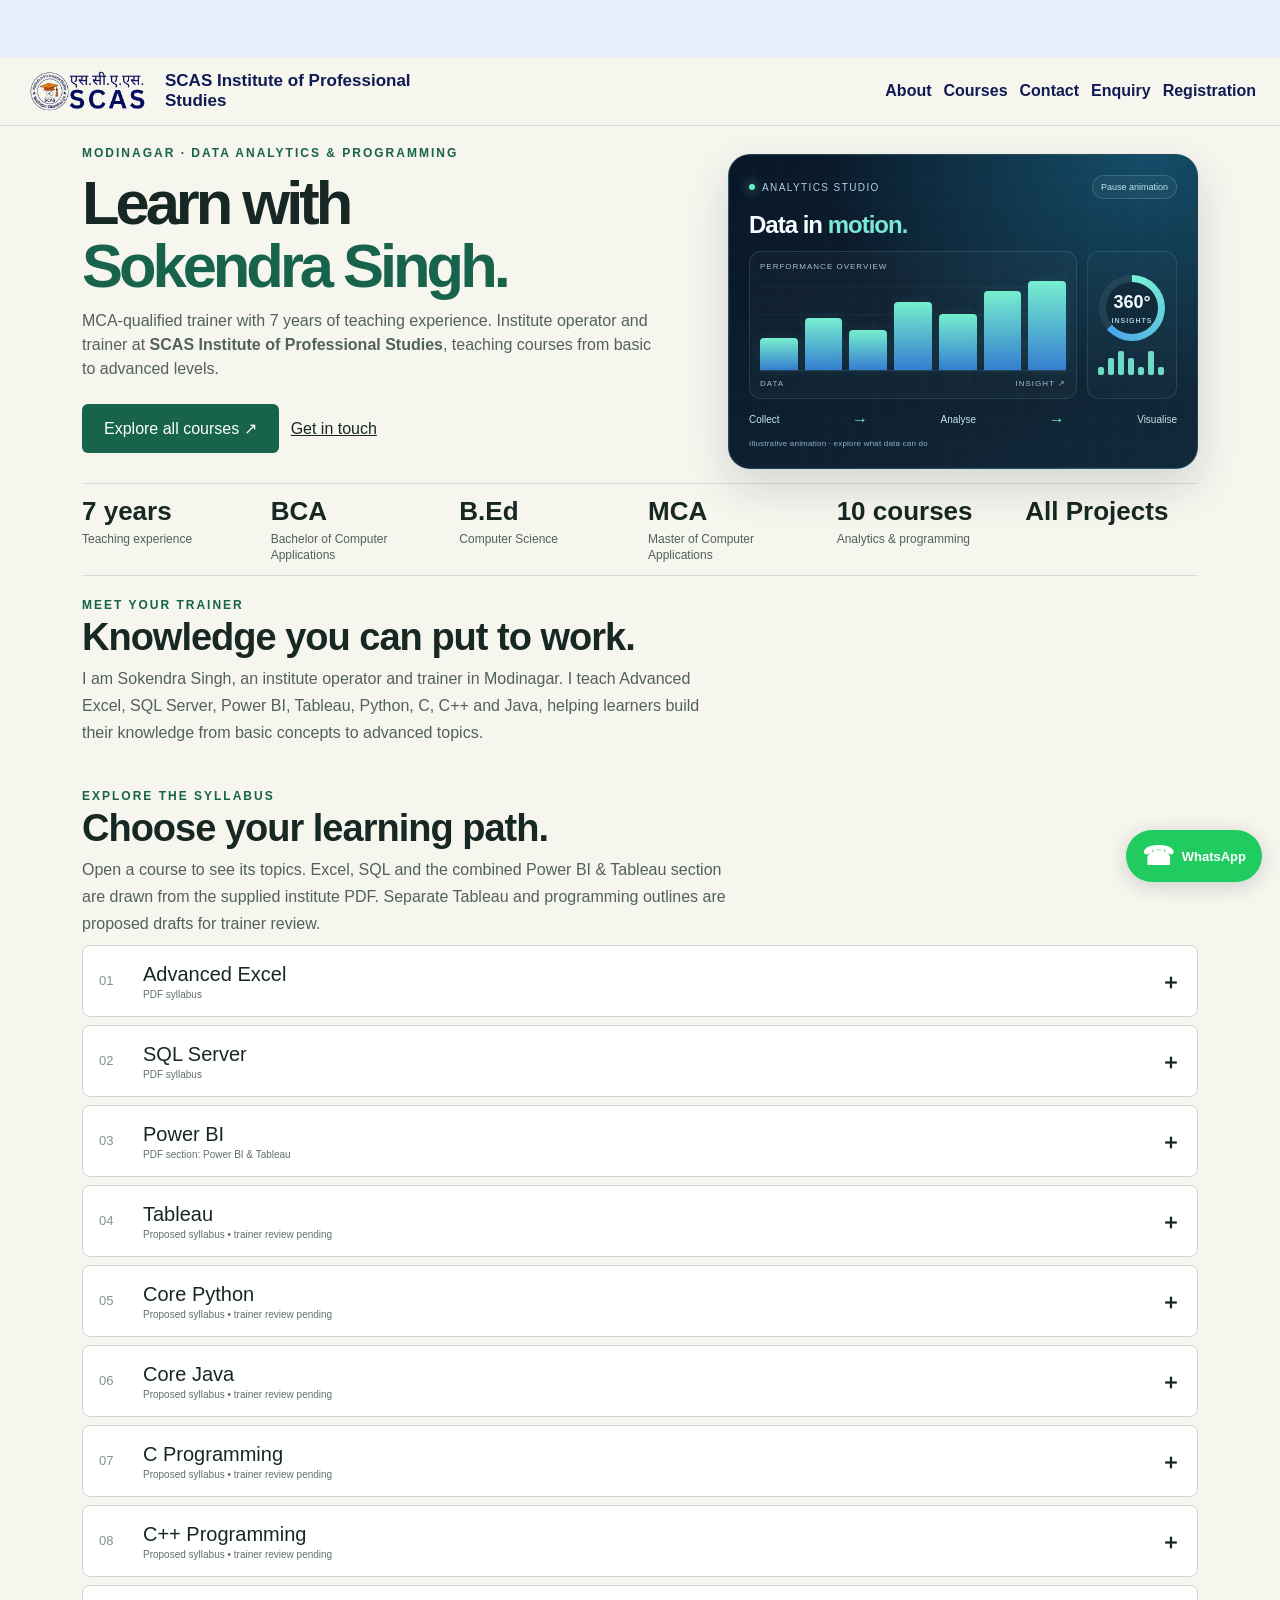
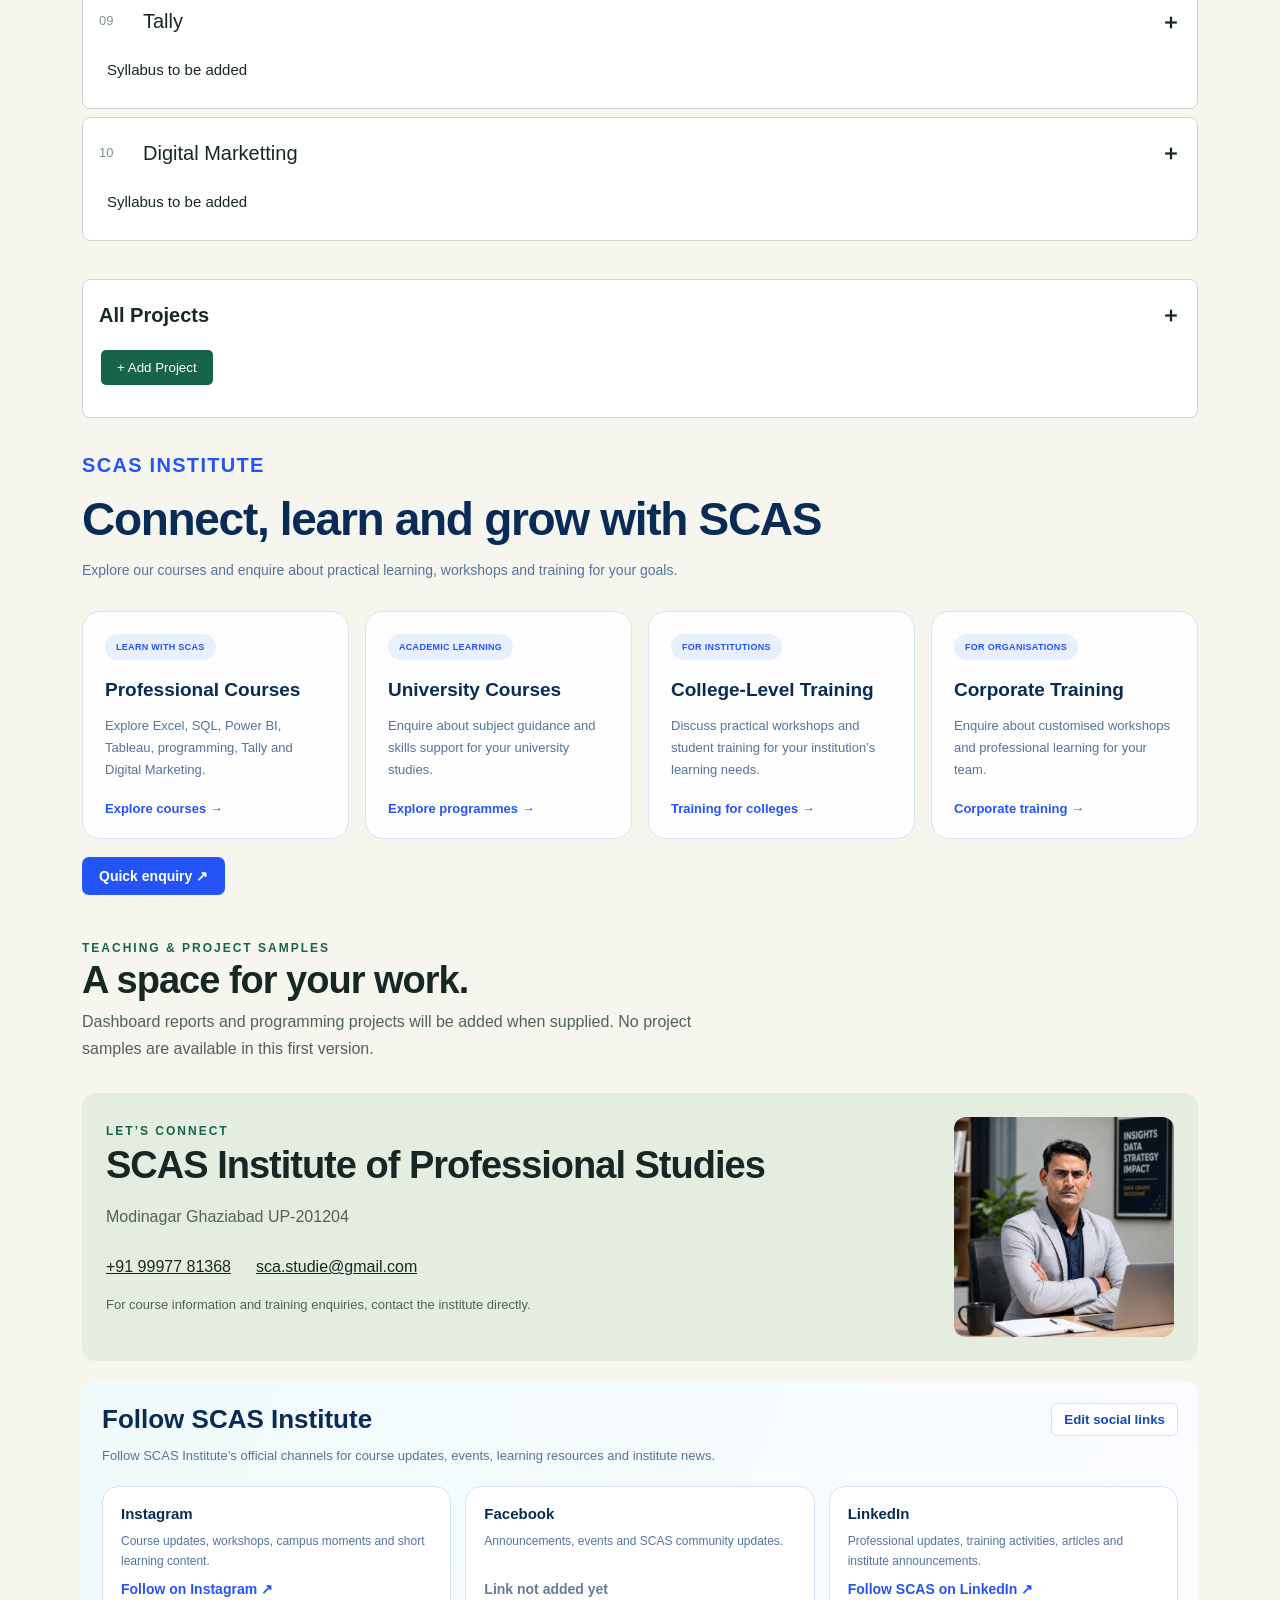
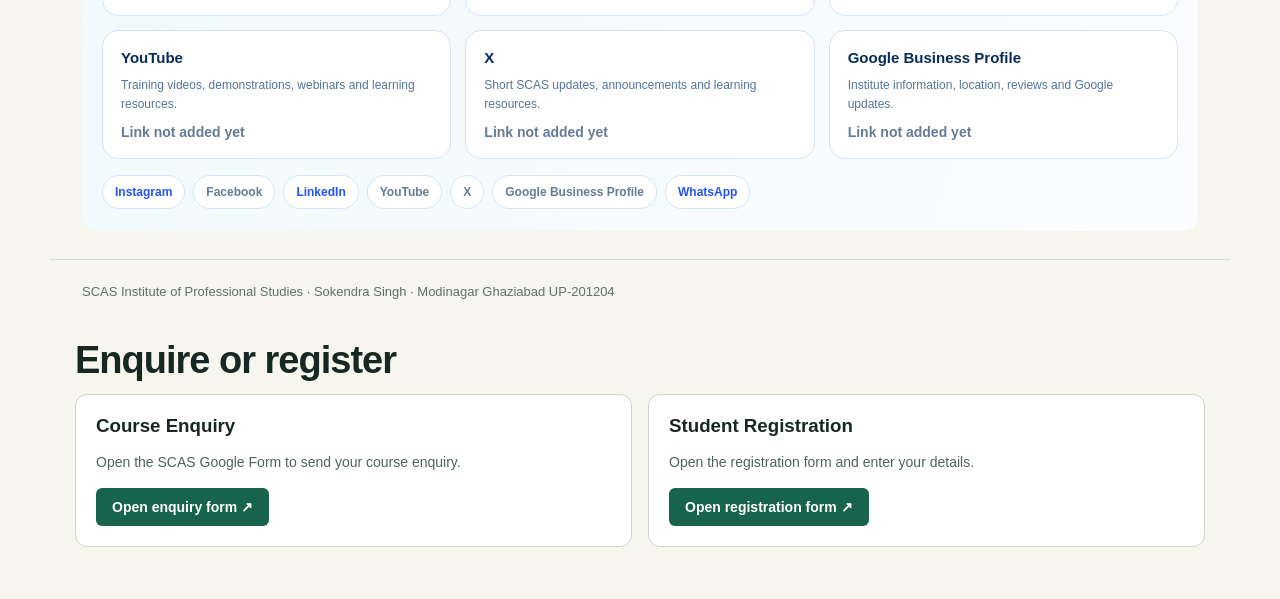
<file: index.html>
<!doctype html>
<html lang="en"><head><meta charset="utf-8"><meta name="viewport" content="width=device-width,initial-scale=1"><title>Sokendra Singh — SCAS Institute</title><meta name="description" content="Explore data analytics and programming training with Sokendra Singh, MCA, at SCAS Institute of Professional Studies in Modinagar."><link rel="stylesheet" href="style.css"><style>:root{--editor-offset:0px}</style><meta property="og:type" content="website"><meta property="og:title" content="Sokendra Singh | SCAS Institute of Professional Studies"><meta property="og:description" content="Advanced Excel, SQL Server, Power BI, Tableau and programming training. Explore courses and the trainer portfolio at SCAS Institute."><meta property="og:url" content="https://sokendrasingh.github.io/scas_institute/"><meta property="og:image" content="https://sokendrasingh.github.io/scas_institute/assets/portfolio-social-photo-v2.png"><meta property="og:image:secure_url" content="https://sokendrasingh.github.io/scas_institute/assets/portfolio-social-photo-v2.png"><meta property="og:image:type" content="image/png"><meta property="og:image:width" content="1731"><meta property="og:image:height" content="909"><meta property="og:image:alt" content="Sokendra Singh — SCAS Institute trainer portfolio with photo"><meta name="twitter:card" content="summary_large_image"><meta name="twitter:title" content="Sokendra Singh | SCAS Institute of Professional Studies"><meta name="twitter:description" content="Advanced Excel, SQL Server, Power BI, Tableau and programming training. Explore courses and the trainer portfolio at SCAS Institute."><meta name="twitter:image" content="https://sokendrasingh.github.io/scas_institute/assets/portfolio-social-photo-v2.png"></head><body class=""><div class="institute-banner" tabindex="0" aria-label="SCAS Institute of Professional Studies"><span>SCAS Institute of Professional Studies</span></div><div id="site"><nav><img class="institute-logo" src="assets/institute-logo.png" alt="SCAS Institute of Professional Studies logo" width="165" height="64"><strong>SCAS Institute of Professional Studies</strong><div><a href="#about">About</a><a href="courses.html">Courses</a><a href="#contact">Contact</a><a href="https://docs.google.com/forms/d/e/1FAIpQLSc8lZrNBLKyj6xHscq4NMp6DUZIu9iUQZ79iu9c7GhMhryGdA/viewform?usp=dialog" target="_blank" rel="noopener">Enquiry</a><a href="https://docs.google.com/forms/d/e/1FAIpQLSdCPKtjDlXHRL95Kh41NT8Lr24bz3s6_WvkZWDFRTe014wUqg/viewform?usp=dialog" target="_blank" rel="noopener">Registration</a></div></nav><main><div class="hero"><div><div class="eyebrow">MODINAGAR · DATA ANALYTICS &amp; PROGRAMMING</div><h1>Learn with<br><em>Sokendra Singh.</em></h1><p>MCA-qualified trainer with 7 years of teaching experience. Institute operator and trainer at <strong>SCAS Institute of Professional Studies</strong>, teaching courses from basic to advanced levels.</p><a class="button" href="courses.html">Explore all courses ↗</a><a href="#contact">Get in touch</a></div><div class="visual animated-dashboard" id="hero-dashboard" aria-label="Animated data analytics dashboard illustration"><div class="dash-top"><span><i class="dash-status" aria-hidden="true"></i> ANALYTICS STUDIO</span><button type="button" data-toggle-dashboard="" aria-pressed="false">Pause animation</button></div><h2>Data in <span>motion.</span></h2><div class="dash-tools"><span>EXCEL</span><span>SQL</span><span>POWER BI</span></div><div class="dash-charts" aria-hidden="true"><div class="dash-bar-chart"><div class="dash-chart-title">PERFORMANCE OVERVIEW</div><div class="dash-bars"><i style="--bar-height:36%;--delay:0.0s"></i><i style="--bar-height:58%;--delay:0.22s"></i><i style="--bar-height:45%;--delay:0.44s"></i><i style="--bar-height:76%;--delay:0.66s"></i><i style="--bar-height:62%;--delay:0.88s"></i><i style="--bar-height:88%;--delay:1.1s"></i><i style="--bar-height:100%;--delay:1.32s"></i></div><div class="dash-axis"><span>DATA</span><span>INSIGHT ↗</span></div></div><div class="dash-ring-panel"><div class="dash-ring"><div>360°<small>INSIGHTS</small></div></div><div class="dash-spark"><i></i><i></i><i></i><i></i><i></i><i></i><i></i></div></div></div><div class="dash-flow"><span>Collect</span><i>→</i><span>Analyse</span><i>→</i><span>Visualise</span></div><small class="dash-caption">Illustrative animation · explore what data can do</small></div></div><div class="facts"><div><strong>7 years</strong><small>Teaching experience</small></div><div><strong>BCA</strong><small>Bachelor of Computer Applications</small></div><div><strong>B.Ed</strong><small>Computer Science</small></div><div><strong>MCA</strong><small>Master of Computer Applications</small></div><div><strong>10 courses</strong><small>Analytics &amp; programming</small></div><div class="dashboard-fact"><strong>All Projects</strong></div></div><section id="about"><div class="eyebrow">MEET YOUR TRAINER</div><h2>Knowledge you can put to work.</h2><p>I am Sokendra Singh, an institute operator and trainer in Modinagar. I teach Advanced Excel, SQL Server, Power BI, Tableau, Python, C, C++ and Java, helping learners build their knowledge from basic concepts to advanced topics.</p></section><section id="courses"><div class="eyebrow">EXPLORE THE SYLLABUS</div><h2>Choose your learning path.</h2><p>Open a course to see its topics. Excel, SQL and the combined Power BI &amp; Tableau section are drawn from the supplied institute PDF. Separate Tableau and programming outlines are proposed drafts for trainer review.</p><details><summary><span class="number">01</span><span>Advanced Excel<small>PDF syllabus</small></span><b>＋</b></summary><pre>1. Home Ribbon, Formatting, Cells, Rows, Columns, reference Generation ($C$2)
   2. sum, sumif, sumifs, count, countif, countifs, average, averageif, averageifs, sumproduct,
       product
   3. Sumifs, countifs exercises
   4. counta, countblank, round, round up, round down, floor, ceiling, power, sqrt, trunk, small,
       large, product, sumproduct
   5. Usage of Operators (and, or, not, true, false), Conditional formatting
   6. Conditional formatting with operators
   7. Assignment of conditional formatting
   8. if, nestedif, if with operators
   9. assignment on if condition
   10. Car Exercise - final if condition
   11. Text Functions (left, mid, right, upper, lower, proper, find, search, replace etc.)
   12. More on Text Functions
   13. Exercise based on Text Functions
   14. Date and Time Functions (Date, Time, Now, Datedif, Workday, Networkdays etc.)
   15. Exercises on Date and Time
   16. Lookup and Refences Functions (Vlookup, Hlookup, Lookup, Index, Match etc.)
   17. Exercises on Lookup Functions
   18. Tools in Excel, Advanced Filter, Sorting, Consolidation, Data Validation
   19. Pivot Table and its exercises
   20. Graphs and Charts in Excel, Sheet Protection
   21. Excel Dashboard……..etc.</pre></details><details><summary><span class="number">02</span><span>SQL Server<small>PDF syllabus</small></span><b>＋</b></summary><pre>1. Database Theory, DBMS, RDBMS etc.
   2. Conceptual Design, UML Diagram
   3. Practical Exposure 1 - Creating Database, assigning user roles, creating tables, inserting
       records etc.
   4. Practice with Classroom assignments
   5. Important Database constraints (primary key, unique key, candidate key, check, default,
       not full, foreign key
   6. Practice with Classroom assignments From Day 1 - Day 5
   7. Test 1
   8. Joins in SQL - join, left join, right join, inner most join, outer join etc.
   9. Assignment till joins
   10. Test 2
   11. How Normalization works, NF - 1, NF - 2, BCNF
   12. Using Aggregate functions - sum, count, average, max, min, group by, order by
   13. IIF and switch cases in SQL
   14. Query Practice, Writing complex queries, Saving results into multiple formats
   15. Importing and Exporting data to and from SQL (in various format eg. csv, excel, sql etc.)</pre></details><details><summary><span class="number">03</span><span>Power BI<small>PDF section: Power BI &amp; Tableau</small></span><b>＋</b></summary><pre>1. Installing the companion content, Introducing Power BI, Uploading data to Power BI
   2. Introducing natural-language queries, Basic Report in PowerBI
   3. Visual Interactions, Decorating the report, Saving the report, Pinning a report, , Filtering a
      report
   4. Sharing the dashboard, Inviting a user to see a dashboard, , Inviting users outside your
      organization, Creating a group workspace in Power BI
   5. Turning on sharing with Microsoft OneDrive for Business, Viewing reports and dashboards
      on mobile devices




   6. Power BI Desktop, Publishing to Power BI, Installing the Power BI Personal Gateway,
       Configuring automatic refresh
   7. Connecting to a database, loading from multiple sources, Using Query Editor, Hiding or
       removing tables
   8. Sorting / Filtering Data: Handling seasonality and sorting months,
   9. Creating a custom dataset from a service, Creating a content pack for your organization,
       Consuming an organizational content
   10. Building a data model, Loading individual tables, Implementing measures, Creating
       calculated columns, Improving the report by using measures
   11. Integrating budget information, Reallocating the budget
   12. Improving Power BI reports, Choosing the right visualizations, choosing between standard
       visuals, Using custom visualizations
   13. Using DAX in data models, Applying various Dax functions to the data sets, using Dax in
       reports
   14. Understanding differences between data refresh and live connections, Using relational
       databases on-premises, Using relational databases in the cloud, Using live connections to
       Analysis Services
   15. Integrating Power BI with Office, Publish Excel data models in Power BI, Consume Power
       BI content from Excel
   16. Using Power BI Tiles from Office Store, Creating custom visualizations for Power BI
   17. Managing security to access data, Using row-level security, Extending and customizing
       Power BI
   18. Introducing the Power BI REST API, Pushing real-time data to Power BI dashboards, Power
       BI embedded in applicationss
   19. Assignment &amp; Projects</pre></details><details><summary><span class="number">04</span><span>Tableau<small>Proposed syllabus • trainer review pending</small></span><b>＋</b></summary><pre>1. Connecting Excel, CSV and database data
2. Data types, relationships, joins and unions
3. Dimensions, measures and calculated fields
4. Filters, groups, sets and parameters
5. Charts, maps and table calculations
6. Dashboard actions, layouts and storytelling
7. Publishing concepts and permissions
8. Practice assignments and a dashboard project</pre></details><details><summary><span class="number">05</span><span>Core Python<small>Proposed syllabus • trainer review pending</small></span><b>＋</b></summary><pre>1. Setup, syntax, variables and data types
2. Operators, input and output
3. Conditions and loops
4. Strings, lists, tuples, sets and dictionaries
5. Functions, scope and recursion
6. Modules, packages and virtual environments
7. File handling and exception handling
8. Classes, objects and inheritance
9. Practice exercises and a small project</pre></details><details><summary><span class="number">06</span><span>Core Java<small>Proposed syllabus • trainer review pending</small></span><b>＋</b></summary><pre>1. JDK setup, compilation and program structure
2. Variables, data types and operators
3. Conditions, loops, arrays and strings
4. Methods and constructors
5. Classes, objects, encapsulation and inheritance
6. Interfaces, abstraction and polymorphism
7. Exception handling
8. Collections and generics
9. File I/O and introductory multithreading
10. Practice exercises and a console project</pre></details><details><summary><span class="number">07</span><span>C Programming<small>Proposed syllabus • trainer review pending</small></span><b>＋</b></summary><pre>1. Compiler setup and program structure
2. Data types, operators and input/output
3. Conditions and loops
4. Functions and recursion
5. Arrays and strings
6. Pointers and dynamic memory
7. Structures, unions and enumerations
8. File handling
9. Practice exercises and a console project</pre></details><details><summary><span class="number">08</span><span>C++ Programming<small>Proposed syllabus • trainer review pending</small></span><b>＋</b></summary><pre>1. Compiler setup, syntax and input/output
2. Conditions, loops, functions and arrays
3. References, pointers and memory management
4. Classes, objects and constructors
5. Encapsulation, inheritance and polymorphism
6. Operator overloading
7. Templates and exception handling
8. STL containers and algorithms
9. File handling and a console project</pre></details><details class="compact-extra" open=""><summary><span class="number">09</span><span>Tally</span><b>＋</b></summary><pre>Syllabus to be added</pre></details><details open=""><summary><span class="number">10</span><span>Digital Marketting</span><b>＋</b></summary><pre>Syllabus to be added</pre></details></section><section id="all-projects" aria-label="All Projects"><details class="compact-extra" open=""><summary><span>All Projects</span><b aria-hidden="true">＋</b></summary><div class="projects-body"><button type="button" data-add-project="">+ Add Project</button><div class="projects-list"></div></div></details></section><section id="course-pathways"><div class="pathway-eyebrow">SCAS INSTITUTE</div><h1>Connect, learn and grow with SCAS</h1><p>Explore our courses and enquire about practical learning, workshops and training for your goals.</p><div class="pathway-grid"><article><span class="pathway-tag">LEARN WITH SCAS</span><h3>Professional Courses</h3><p>Explore Excel, SQL, Power BI, Tableau, programming, Tally and Digital Marketing.</p><a href="courses.html">Explore courses →</a></article><article><span class="pathway-tag">ACADEMIC LEARNING</span><h3>University Courses</h3><p>Enquire about subject guidance and skills support for your university studies.</p><a href="university-courses.html" data-training-enquiry="Academic learning support">Explore programmes →</a></article><article><span class="pathway-tag">FOR INSTITUTIONS</span><h3>College-Level Training</h3><p>Discuss practical workshops and student training for your institution’s learning needs.</p><a href="college-training.html" data-training-enquiry="College-level training">Training for colleges →</a></article><article><span class="pathway-tag">FOR ORGANISATIONS</span><h3>Corporate Training</h3><p>Enquire about customised workshops and professional learning for your team.</p><a href="corporate-training.html" data-training-enquiry="Corporate training">Corporate training →</a></article></div><a class="quick-enquiry-link" href="courses.html#applications">Quick enquiry ↗</a></section><section><div class="eyebrow">TEACHING &amp; PROJECT SAMPLES</div><h2>A space for your work.</h2><p>Dashboard reports and programming projects will be added when supplied. No project samples are available in this first version.</p></section><section id="contact" class="contact"><div class="contact-details"><div class="eyebrow">LET’S CONNECT</div><h2>SCAS Institute of Professional Studies</h2><p>Modinagar Ghaziabad UP-201204</p><a href="tel:+919997781368">+91 99977 81368</a><a href="mailto:sca.studie@gmail.com">sca.studie@gmail.com</a><p class="note">For course information and training enquiries, contact the institute directly.</p></div><img class="contact-portrait" src="assets/trainer-contact.jpeg" alt="Trainer portrait" width="1254" height="1254" style=""></section><section id="social-follow" aria-label="Follow SCAS Institute"><div class="social-title"><h2>Follow SCAS Institute</h2><button type="button" data-edit-social="">Edit social links</button></div><p class="social-intro">Follow SCAS Institute’s official channels for course updates, events, learning resources and institute news.</p><div class="social-cards"><article class="social-card"><h3>Instagram</h3><p>Course updates, workshops, campus moments and short learning content.</p><a data-social="instagram" data-label="Follow on Instagram" href="https://www.instagram.com/scas.insitute/" target="_blank" rel="noopener noreferrer">Follow on Instagram ↗</a></article><article class="social-card"><h3>Facebook</h3><p>Announcements, events and SCAS community updates.</p><a data-social="facebook" data-label="Visit Facebook" aria-disabled="true">Link not added yet</a></article><article class="social-card"><h3>LinkedIn</h3><p>Professional updates, training activities, articles and institute announcements.</p><a data-social="linkedin" data-label="Follow SCAS on LinkedIn" href="https://www.linkedin.com/in/sokendra-singh-960301a3" target="_blank" rel="noopener noreferrer">Follow SCAS on LinkedIn ↗</a></article><article class="social-card"><h3>YouTube</h3><p>Training videos, demonstrations, webinars and learning resources.</p><a data-social="youtube" data-label="Visit YouTube" aria-disabled="true">Link not added yet</a></article><article class="social-card"><h3>X</h3><p>Short SCAS updates, announcements and learning resources.</p><a data-social="x" data-label="Follow SCAS on X" aria-disabled="true">Link not added yet</a></article><article class="social-card"><h3>Google Business Profile</h3><p>Institute information, location, reviews and Google updates.</p><a data-social="google" data-label="View Google Profile" aria-disabled="true">Link not added yet</a></article></div><div class="social-pills"><a data-social-pill="instagram" href="https://www.instagram.com/scas.insitute/" target="_blank" rel="noopener noreferrer">Instagram</a><a data-social-pill="facebook" aria-disabled="true">Facebook</a><a data-social-pill="linkedin" href="https://www.linkedin.com/in/sokendra-singh-960301a3" target="_blank" rel="noopener noreferrer">LinkedIn</a><a data-social-pill="youtube" aria-disabled="true">YouTube</a><a data-social-pill="x" aria-disabled="true">X</a><a data-social-pill="google" aria-disabled="true">Google Business Profile</a><a data-whatsapp="" target="_blank" rel="noopener noreferrer" href="https://wa.me/919997781368">WhatsApp</a></div></section></main><footer>SCAS Institute of Professional Studies · Sokendra Singh · Modinagar Ghaziabad UP-201204</footer><a class="whatsapp-float" href="https://wa.me/919997781368" target="_blank" rel="noopener noreferrer" aria-label="Chat with SCAS Institute on WhatsApp"><span aria-hidden="true">☎</span><span>WhatsApp</span></a></div><section class="application-area" id="applications"><h2>Enquire or register</h2><div class="google-form-links"><article><h3>Course Enquiry</h3><p>Open the SCAS Google Form to send your course enquiry.</p><a href="https://docs.google.com/forms/d/e/1FAIpQLSc8lZrNBLKyj6xHscq4NMp6DUZIu9iUQZ79iu9c7GhMhryGdA/viewform?usp=dialog" target="_blank" rel="noopener noreferrer">Open enquiry form ↗</a></article><article><h3>Student Registration</h3><p>Open the registration form and enter your details.</p><a href="https://docs.google.com/forms/d/e/1FAIpQLSdCPKtjDlXHRL95Kh41NT8Lr24bz3s6_WvkZWDFRTe014wUqg/viewform?usp=dialog" target="_blank" rel="noopener noreferrer">Open registration form ↗</a></article></div><div class="application-grid"><a href="https://docs.google.com/forms/d/e/1FAIpQLSc8lZrNBLKyj6xHscq4NMp6DUZIu9iUQZ79iu9c7GhMhryGdA/viewform?usp=dialog" target="_blank" rel="noopener" class="button">Open Enquiry Form</a><a href="https://docs.google.com/forms/d/e/1FAIpQLSdCPKtjDlXHRL95Kh41NT8Lr24bz3s6_WvkZWDFRTe014wUqg/viewform?usp=dialog" target="_blank" rel="noopener" class="button">Open Registration Form</a></div></section><script src="public.js?v=header-links-2"></script></body></html>
</file>
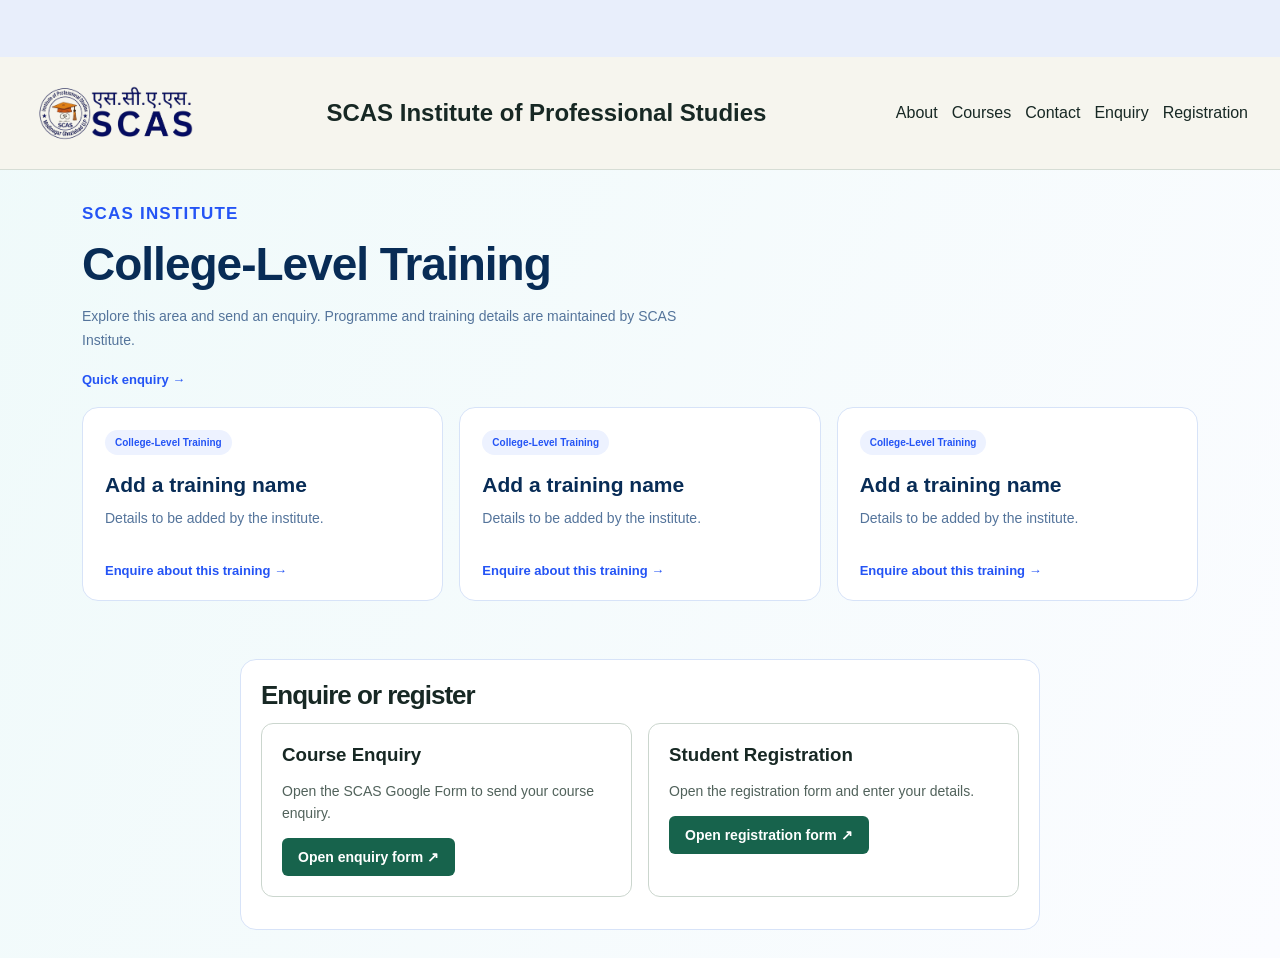
<file: college-training.html>
<!doctype html>
<html lang="en"><head><meta charset="utf-8"><meta name="viewport" content="width=device-width,initial-scale=1"><title>Sokendra Singh — SCAS Institute</title><meta name="description" content="Explore data analytics and programming training with Sokendra Singh, MCA, at SCAS Institute of Professional Studies in Modinagar."><link rel="stylesheet" href="college-training.css"><style>:root{--editor-offset:0px}</style></head><body class="category-page"><div class="institute-banner" tabindex="0" aria-label="SCAS Institute of Professional Studies"><span>SCAS Institute of Professional Studies</span></div><div id="site"><nav><img class="institute-logo" src="assets/institute-logo.png" alt="SCAS Institute of Professional Studies logo" width="165" height="64"><strong>SCAS Institute of Professional Studies</strong><div><a href="index.html#about">About</a><a href="courses.html">Courses</a><a href="index.html#contact">Contact</a><a href="https://docs.google.com/forms/d/e/1FAIpQLSc8lZrNBLKyj6xHscq4NMp6DUZIu9iUQZ79iu9c7GhMhryGdA/viewform?usp=dialog" target="_blank" rel="noopener">Enquiry</a><a href="https://docs.google.com/forms/d/e/1FAIpQLSdCPKtjDlXHRL95Kh41NT8Lr24bz3s6_WvkZWDFRTe014wUqg/viewform?usp=dialog" target="_blank" rel="noopener">Registration</a></div></nav><main><section id="category-catalog" data-category="college"><div class="category-eyebrow">SCAS INSTITUTE</div><h1>College-Level Training</h1><p>Explore this area and send an enquiry. Programme and training details are maintained by SCAS Institute.</p><div class="category-toolbar"><a href="#applications">Quick enquiry →</a><span id="catalog-status" role="status" aria-live="polite"></span></div><div class="category-grid"><article class="category-card" data-card-id="college-0"><span class="category-tag">College-Level Training</span><h3 class="card-view">Add a training name</h3><p class="card-view">Details to be added by the institute.</p><label class="card-edit">Name<input data-card-name maxlength="100" value=""></label><label class="card-edit">Description<textarea data-card-description maxlength="2000"></textarea></label><button type="button" class="card-edit" data-catalog-remove>Remove card</button><a href="#applications" data-catalog-enquiry="College-Level Training">Enquire about this training →</a></article><article class="category-card" data-card-id="college-1"><span class="category-tag">College-Level Training</span><h3 class="card-view">Add a training name</h3><p class="card-view">Details to be added by the institute.</p><label class="card-edit">Name<input data-card-name maxlength="100" value=""></label><label class="card-edit">Description<textarea data-card-description maxlength="2000"></textarea></label><button type="button" class="card-edit" data-catalog-remove>Remove card</button><a href="#applications" data-catalog-enquiry="College-Level Training">Enquire about this training →</a></article><article class="category-card" data-card-id="college-2"><span class="category-tag">College-Level Training</span><h3 class="card-view">Add a training name</h3><p class="card-view">Details to be added by the institute.</p><label class="card-edit">Name<input data-card-name maxlength="100" value=""></label><label class="card-edit">Description<textarea data-card-description maxlength="2000"></textarea></label><button type="button" class="card-edit" data-catalog-remove>Remove card</button><a href="#applications" data-catalog-enquiry="College-Level Training">Enquire about this training →</a></article></div></section></main></div><section class="application-area" id="applications"><h2>Enquire or register</h2><div class="google-form-links"><article><h3>Course Enquiry</h3><p>Open the SCAS Google Form to send your course enquiry.</p><a href="https://docs.google.com/forms/d/e/1FAIpQLSc8lZrNBLKyj6xHscq4NMp6DUZIu9iUQZ79iu9c7GhMhryGdA/viewform?usp=dialog" target="_blank" rel="noopener noreferrer">Open enquiry form ↗</a></article><article><h3>Student Registration</h3><p>Open the registration form and enter your details.</p><a href="https://docs.google.com/forms/d/e/1FAIpQLSdCPKtjDlXHRL95Kh41NT8Lr24bz3s6_WvkZWDFRTe014wUqg/viewform?usp=dialog" target="_blank" rel="noopener noreferrer">Open registration form ↗</a></article></div><div class="application-grid"></div></section><script src="public.js?v=header-links-2"></script></body></html>
</file>
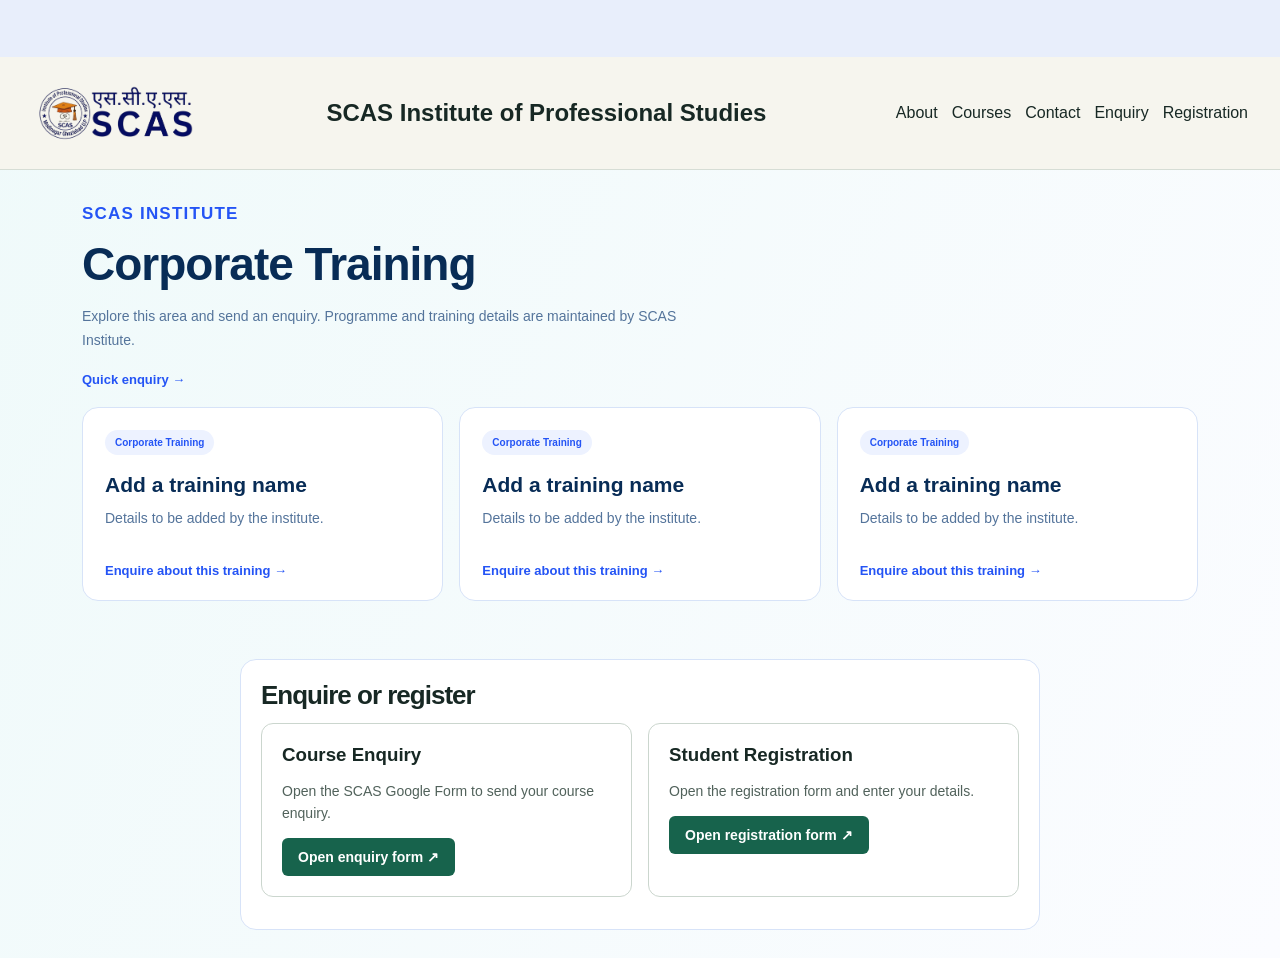
<file: corporate-training.html>
<!doctype html>
<html lang="en"><head><meta charset="utf-8"><meta name="viewport" content="width=device-width,initial-scale=1"><title>Sokendra Singh — SCAS Institute</title><meta name="description" content="Explore data analytics and programming training with Sokendra Singh, MCA, at SCAS Institute of Professional Studies in Modinagar."><link rel="stylesheet" href="corporate-training.css"><style>:root{--editor-offset:0px}</style></head><body class="category-page"><div class="institute-banner" tabindex="0" aria-label="SCAS Institute of Professional Studies"><span>SCAS Institute of Professional Studies</span></div><div id="site"><nav><img class="institute-logo" src="assets/institute-logo.png" alt="SCAS Institute of Professional Studies logo" width="165" height="64"><strong>SCAS Institute of Professional Studies</strong><div><a href="index.html#about">About</a><a href="courses.html">Courses</a><a href="index.html#contact">Contact</a><a href="https://docs.google.com/forms/d/e/1FAIpQLSc8lZrNBLKyj6xHscq4NMp6DUZIu9iUQZ79iu9c7GhMhryGdA/viewform?usp=dialog" target="_blank" rel="noopener">Enquiry</a><a href="https://docs.google.com/forms/d/e/1FAIpQLSdCPKtjDlXHRL95Kh41NT8Lr24bz3s6_WvkZWDFRTe014wUqg/viewform?usp=dialog" target="_blank" rel="noopener">Registration</a></div></nav><main><section id="category-catalog" data-category="corporate"><div class="category-eyebrow">SCAS INSTITUTE</div><h1>Corporate Training</h1><p>Explore this area and send an enquiry. Programme and training details are maintained by SCAS Institute.</p><div class="category-toolbar"><a href="#applications">Quick enquiry →</a><span id="catalog-status" role="status" aria-live="polite"></span></div><div class="category-grid"><article class="category-card" data-card-id="corporate-0"><span class="category-tag">Corporate Training</span><h3 class="card-view">Add a training name</h3><p class="card-view">Details to be added by the institute.</p><label class="card-edit">Name<input data-card-name maxlength="100" value=""></label><label class="card-edit">Description<textarea data-card-description maxlength="2000"></textarea></label><button type="button" class="card-edit" data-catalog-remove>Remove card</button><a href="#applications" data-catalog-enquiry="Corporate Training">Enquire about this training →</a></article><article class="category-card" data-card-id="corporate-1"><span class="category-tag">Corporate Training</span><h3 class="card-view">Add a training name</h3><p class="card-view">Details to be added by the institute.</p><label class="card-edit">Name<input data-card-name maxlength="100" value=""></label><label class="card-edit">Description<textarea data-card-description maxlength="2000"></textarea></label><button type="button" class="card-edit" data-catalog-remove>Remove card</button><a href="#applications" data-catalog-enquiry="Corporate Training">Enquire about this training →</a></article><article class="category-card" data-card-id="corporate-2"><span class="category-tag">Corporate Training</span><h3 class="card-view">Add a training name</h3><p class="card-view">Details to be added by the institute.</p><label class="card-edit">Name<input data-card-name maxlength="100" value=""></label><label class="card-edit">Description<textarea data-card-description maxlength="2000"></textarea></label><button type="button" class="card-edit" data-catalog-remove>Remove card</button><a href="#applications" data-catalog-enquiry="Corporate Training">Enquire about this training →</a></article></div></section></main></div><section class="application-area" id="applications"><h2>Enquire or register</h2><div class="google-form-links"><article><h3>Course Enquiry</h3><p>Open the SCAS Google Form to send your course enquiry.</p><a href="https://docs.google.com/forms/d/e/1FAIpQLSc8lZrNBLKyj6xHscq4NMp6DUZIu9iUQZ79iu9c7GhMhryGdA/viewform?usp=dialog" target="_blank" rel="noopener noreferrer">Open enquiry form ↗</a></article><article><h3>Student Registration</h3><p>Open the registration form and enter your details.</p><a href="https://docs.google.com/forms/d/e/1FAIpQLSdCPKtjDlXHRL95Kh41NT8Lr24bz3s6_WvkZWDFRTe014wUqg/viewform?usp=dialog" target="_blank" rel="noopener noreferrer">Open registration form ↗</a></article></div><div class="application-grid"></div></section><script src="public.js?v=header-links-2"></script></body></html>
</file>
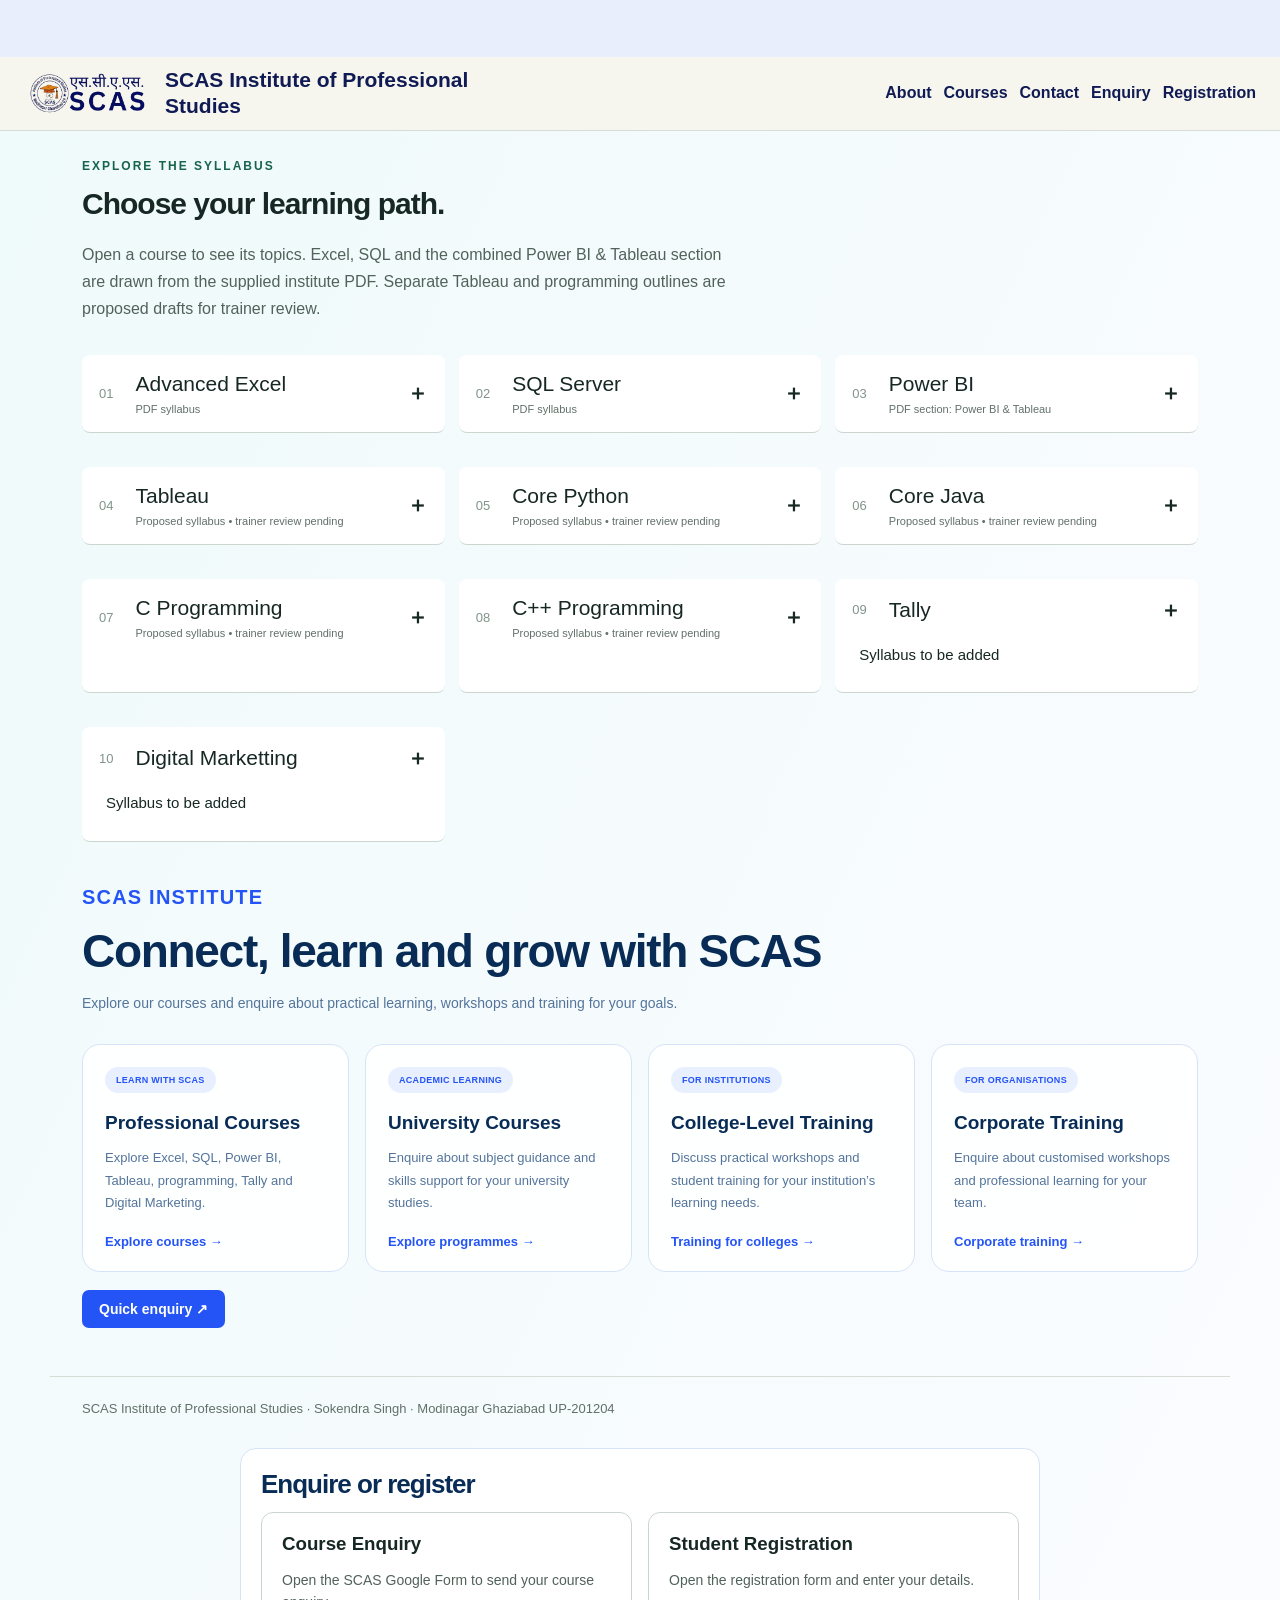
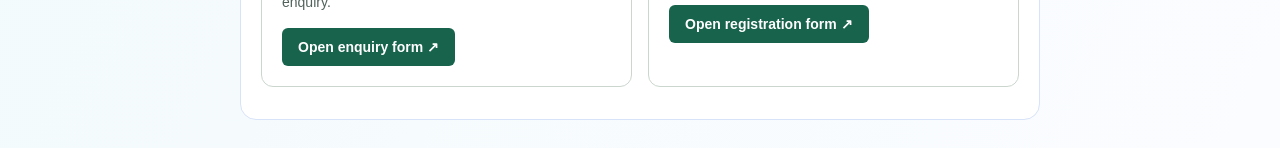
<file: courses.html>
<!doctype html>
<html lang="en"><head><meta charset="utf-8"><meta name="viewport" content="width=device-width,initial-scale=1"><title>Sokendra Singh — SCAS Institute</title><meta name="description" content="Explore data analytics and programming training with Sokendra Singh, MCA, at SCAS Institute of Professional Studies in Modinagar."><link rel="stylesheet" href="courses.css"><style>:root{--editor-offset:0px}</style></head><body class="course-page"><div class="institute-banner" tabindex="0" aria-label="SCAS Institute of Professional Studies"><span>SCAS Institute of Professional Studies</span></div><div id="site"><nav><img class="institute-logo" src="assets/institute-logo.png" alt="SCAS Institute of Professional Studies logo" width="165" height="64"><strong>SCAS Institute of Professional Studies</strong><div><a href="index.html#about">About</a><a href="courses.html">Courses</a><a href="index.html#contact">Contact</a><a href="https://docs.google.com/forms/d/e/1FAIpQLSc8lZrNBLKyj6xHscq4NMp6DUZIu9iUQZ79iu9c7GhMhryGdA/viewform?usp=dialog" target="_blank" rel="noopener">Enquiry</a><a href="https://docs.google.com/forms/d/e/1FAIpQLSdCPKtjDlXHRL95Kh41NT8Lr24bz3s6_WvkZWDFRTe014wUqg/viewform?usp=dialog" target="_blank" rel="noopener">Registration</a></div></nav><main><div class="hero"><div><div class="eyebrow">MODINAGAR · DATA ANALYTICS &amp; PROGRAMMING</div><h1>Learn with<br><em>Sokendra Singh.</em></h1><p>MCA-qualified trainer with 7 years of teaching experience. Institute operator and trainer at <strong>SCAS Institute of Professional Studies</strong>, teaching courses from basic to advanced levels.</p><a class="button" href="courses.html">Explore all courses ↗</a><a href="#contact">Get in touch</a></div><div class="visual animated-dashboard" id="hero-dashboard" aria-label="Animated data analytics dashboard illustration"><div class="dash-top"><span><i class="dash-status" aria-hidden="true"></i> ANALYTICS STUDIO</span><button type="button" data-toggle-dashboard="" aria-pressed="false">Pause animation</button></div><h2>Data in <span>motion.</span></h2><div class="dash-tools"><span>EXCEL</span><span>SQL</span><span>POWER BI</span></div><div class="dash-charts" aria-hidden="true"><div class="dash-bar-chart"><div class="dash-chart-title">PERFORMANCE OVERVIEW</div><div class="dash-bars"><i style="--bar-height:36%;--delay:0.0s"></i><i style="--bar-height:58%;--delay:0.22s"></i><i style="--bar-height:45%;--delay:0.44s"></i><i style="--bar-height:76%;--delay:0.66s"></i><i style="--bar-height:62%;--delay:0.88s"></i><i style="--bar-height:88%;--delay:1.1s"></i><i style="--bar-height:100%;--delay:1.32s"></i></div><div class="dash-axis"><span>DATA</span><span>INSIGHT ↗</span></div></div><div class="dash-ring-panel"><div class="dash-ring"><div>360°<small>INSIGHTS</small></div></div><div class="dash-spark"><i></i><i></i><i></i><i></i><i></i><i></i><i></i></div></div></div><div class="dash-flow"><span>Collect</span><i>→</i><span>Analyse</span><i>→</i><span>Visualise</span></div><small class="dash-caption">Illustrative animation · explore what data can do</small></div></div><div class="facts"><div><strong>7 years</strong><small>Teaching experience</small></div><div><strong>BCA</strong><small>Bachelor of Computer Applications</small></div><div><strong>B.Ed</strong><small>Computer Science</small></div><div><strong>MCA</strong><small>Master of Computer Applications</small></div><div><strong>10 courses</strong><small>Analytics &amp; programming</small></div><div class="dashboard-fact"><strong>All Projects</strong></div></div><section id="about"><div class="eyebrow">MEET YOUR TRAINER</div><h2>Knowledge you can put to work.</h2><p>I am Sokendra Singh, an institute operator and trainer in Modinagar. I teach Advanced Excel, SQL Server, Power BI, Tableau, Python, C, C++ and Java, helping learners build their knowledge from basic concepts to advanced topics.</p></section><section id="courses"><div class="eyebrow">EXPLORE THE SYLLABUS</div><h2>Choose your learning path.</h2><p>Open a course to see its topics. Excel, SQL and the combined Power BI &amp; Tableau section are drawn from the supplied institute PDF. Separate Tableau and programming outlines are proposed drafts for trainer review.</p><details><summary><span class="number">01</span><span>Advanced Excel<small>PDF syllabus</small></span><b>＋</b></summary><pre>1. Home Ribbon, Formatting, Cells, Rows, Columns, reference Generation ($C$2)
   2. sum, sumif, sumifs, count, countif, countifs, average, averageif, averageifs, sumproduct,
       product
   3. Sumifs, countifs exercises
   4. counta, countblank, round, round up, round down, floor, ceiling, power, sqrt, trunk, small,
       large, product, sumproduct
   5. Usage of Operators (and, or, not, true, false), Conditional formatting
   6. Conditional formatting with operators
   7. Assignment of conditional formatting
   8. if, nestedif, if with operators
   9. assignment on if condition
   10. Car Exercise - final if condition
   11. Text Functions (left, mid, right, upper, lower, proper, find, search, replace etc.)
   12. More on Text Functions
   13. Exercise based on Text Functions
   14. Date and Time Functions (Date, Time, Now, Datedif, Workday, Networkdays etc.)
   15. Exercises on Date and Time
   16. Lookup and Refences Functions (Vlookup, Hlookup, Lookup, Index, Match etc.)
   17. Exercises on Lookup Functions
   18. Tools in Excel, Advanced Filter, Sorting, Consolidation, Data Validation
   19. Pivot Table and its exercises
   20. Graphs and Charts in Excel, Sheet Protection
   21. Excel Dashboard……..etc.</pre></details><details><summary><span class="number">02</span><span>SQL Server<small>PDF syllabus</small></span><b>＋</b></summary><pre>1. Database Theory, DBMS, RDBMS etc.
   2. Conceptual Design, UML Diagram
   3. Practical Exposure 1 - Creating Database, assigning user roles, creating tables, inserting
       records etc.
   4. Practice with Classroom assignments
   5. Important Database constraints (primary key, unique key, candidate key, check, default,
       not full, foreign key
   6. Practice with Classroom assignments From Day 1 - Day 5
   7. Test 1
   8. Joins in SQL - join, left join, right join, inner most join, outer join etc.
   9. Assignment till joins
   10. Test 2
   11. How Normalization works, NF - 1, NF - 2, BCNF
   12. Using Aggregate functions - sum, count, average, max, min, group by, order by
   13. IIF and switch cases in SQL
   14. Query Practice, Writing complex queries, Saving results into multiple formats
   15. Importing and Exporting data to and from SQL (in various format eg. csv, excel, sql etc.)</pre></details><details><summary><span class="number">03</span><span>Power BI<small>PDF section: Power BI &amp; Tableau</small></span><b>＋</b></summary><pre>1. Installing the companion content, Introducing Power BI, Uploading data to Power BI
   2. Introducing natural-language queries, Basic Report in PowerBI
   3. Visual Interactions, Decorating the report, Saving the report, Pinning a report, , Filtering a
      report
   4. Sharing the dashboard, Inviting a user to see a dashboard, , Inviting users outside your
      organization, Creating a group workspace in Power BI
   5. Turning on sharing with Microsoft OneDrive for Business, Viewing reports and dashboards
      on mobile devices




   6. Power BI Desktop, Publishing to Power BI, Installing the Power BI Personal Gateway,
       Configuring automatic refresh
   7. Connecting to a database, loading from multiple sources, Using Query Editor, Hiding or
       removing tables
   8. Sorting / Filtering Data: Handling seasonality and sorting months,
   9. Creating a custom dataset from a service, Creating a content pack for your organization,
       Consuming an organizational content
   10. Building a data model, Loading individual tables, Implementing measures, Creating
       calculated columns, Improving the report by using measures
   11. Integrating budget information, Reallocating the budget
   12. Improving Power BI reports, Choosing the right visualizations, choosing between standard
       visuals, Using custom visualizations
   13. Using DAX in data models, Applying various Dax functions to the data sets, using Dax in
       reports
   14. Understanding differences between data refresh and live connections, Using relational
       databases on-premises, Using relational databases in the cloud, Using live connections to
       Analysis Services
   15. Integrating Power BI with Office, Publish Excel data models in Power BI, Consume Power
       BI content from Excel
   16. Using Power BI Tiles from Office Store, Creating custom visualizations for Power BI
   17. Managing security to access data, Using row-level security, Extending and customizing
       Power BI
   18. Introducing the Power BI REST API, Pushing real-time data to Power BI dashboards, Power
       BI embedded in applicationss
   19. Assignment &amp; Projects</pre></details><details><summary><span class="number">04</span><span>Tableau<small>Proposed syllabus • trainer review pending</small></span><b>＋</b></summary><pre>1. Connecting Excel, CSV and database data
2. Data types, relationships, joins and unions
3. Dimensions, measures and calculated fields
4. Filters, groups, sets and parameters
5. Charts, maps and table calculations
6. Dashboard actions, layouts and storytelling
7. Publishing concepts and permissions
8. Practice assignments and a dashboard project</pre></details><details><summary><span class="number">05</span><span>Core Python<small>Proposed syllabus • trainer review pending</small></span><b>＋</b></summary><pre>1. Setup, syntax, variables and data types
2. Operators, input and output
3. Conditions and loops
4. Strings, lists, tuples, sets and dictionaries
5. Functions, scope and recursion
6. Modules, packages and virtual environments
7. File handling and exception handling
8. Classes, objects and inheritance
9. Practice exercises and a small project</pre></details><details><summary><span class="number">06</span><span>Core Java<small>Proposed syllabus • trainer review pending</small></span><b>＋</b></summary><pre>1. JDK setup, compilation and program structure
2. Variables, data types and operators
3. Conditions, loops, arrays and strings
4. Methods and constructors
5. Classes, objects, encapsulation and inheritance
6. Interfaces, abstraction and polymorphism
7. Exception handling
8. Collections and generics
9. File I/O and introductory multithreading
10. Practice exercises and a console project</pre></details><details><summary><span class="number">07</span><span>C Programming<small>Proposed syllabus • trainer review pending</small></span><b>＋</b></summary><pre>1. Compiler setup and program structure
2. Data types, operators and input/output
3. Conditions and loops
4. Functions and recursion
5. Arrays and strings
6. Pointers and dynamic memory
7. Structures, unions and enumerations
8. File handling
9. Practice exercises and a console project</pre></details><details><summary><span class="number">08</span><span>C++ Programming<small>Proposed syllabus • trainer review pending</small></span><b>＋</b></summary><pre>1. Compiler setup, syntax and input/output
2. Conditions, loops, functions and arrays
3. References, pointers and memory management
4. Classes, objects and constructors
5. Encapsulation, inheritance and polymorphism
6. Operator overloading
7. Templates and exception handling
8. STL containers and algorithms
9. File handling and a console project</pre></details><details class="compact-extra" open=""><summary><span class="number">09</span><span>Tally</span><b>＋</b></summary><pre>Syllabus to be added</pre></details><details open=""><summary><span class="number">10</span><span>Digital Marketting</span><b>＋</b></summary><pre>Syllabus to be added</pre></details></section><section id="all-projects" aria-label="All Projects"><details class="compact-extra" open=""><summary><span>All Projects</span><b aria-hidden="true">＋</b></summary><div class="projects-body"><div class="projects-list"></div></div></details></section><section id="course-pathways"><div class="pathway-eyebrow">SCAS INSTITUTE</div><h1>Connect, learn and grow with SCAS</h1><p>Explore our courses and enquire about practical learning, workshops and training for your goals.</p><div class="pathway-grid"><article><span class="pathway-tag">LEARN WITH SCAS</span><h3>Professional Courses</h3><p>Explore Excel, SQL, Power BI, Tableau, programming, Tally and Digital Marketing.</p><a href="courses.html">Explore courses →</a></article><article><span class="pathway-tag">ACADEMIC LEARNING</span><h3>University Courses</h3><p>Enquire about subject guidance and skills support for your university studies.</p><a href="university-courses.html" data-training-enquiry="Academic learning support">Explore programmes →</a></article><article><span class="pathway-tag">FOR INSTITUTIONS</span><h3>College-Level Training</h3><p>Discuss practical workshops and student training for your institution’s learning needs.</p><a href="college-training.html" data-training-enquiry="College-level training">Training for colleges →</a></article><article><span class="pathway-tag">FOR ORGANISATIONS</span><h3>Corporate Training</h3><p>Enquire about customised workshops and professional learning for your team.</p><a href="corporate-training.html" data-training-enquiry="Corporate training">Corporate training →</a></article></div><a class="quick-enquiry-link" href="courses.html#applications">Quick enquiry ↗</a></section><section><div class="eyebrow">TEACHING &amp; PROJECT SAMPLES</div><h2>A space for your work.</h2><p>Dashboard reports and programming projects will be added when supplied. No project samples are available in this first version.</p></section><section id="contact" class="contact"><div class="contact-details"><div class="eyebrow">LET’S CONNECT</div><h2>SCAS Institute of Professional Studies</h2><p>Modinagar Ghaziabad UP-201204</p><a href="tel:+919997781368">+91 99977 81368</a><a href="mailto:sca.studie@gmail.com">sca.studie@gmail.com</a><p class="note">For course information and training enquiries, contact the institute directly.</p></div><img class="contact-portrait" src="assets/trainer-contact.jpeg" alt="Trainer portrait" width="1254" height="1254" style=""></section><section id="social-follow" aria-label="Follow SCAS Institute"><div class="social-title"><h2>Follow SCAS Institute</h2></div><p class="social-intro">Follow SCAS Institute’s official channels for course updates, events, learning resources and institute news.</p><div class="social-cards"><article class="social-card"><h3>Instagram</h3><p>Course updates, workshops, campus moments and short learning content.</p><a data-social="instagram" data-label="Follow on Instagram" href="https://www.instagram.com/scas.insitute/" target="_blank" rel="noopener noreferrer">Follow on Instagram ↗</a></article><article class="social-card"><h3>Facebook</h3><p>Announcements, events and SCAS community updates.</p><a data-social="facebook" data-label="Visit Facebook" aria-disabled="true">Link not added yet</a></article><article class="social-card"><h3>LinkedIn</h3><p>Professional updates, training activities, articles and institute announcements.</p><a data-social="linkedin" data-label="Follow SCAS on LinkedIn" href="https://www.linkedin.com/in/sokendra-singh-960301a3" target="_blank" rel="noopener noreferrer">Follow SCAS on LinkedIn ↗</a></article><article class="social-card"><h3>YouTube</h3><p>Training videos, demonstrations, webinars and learning resources.</p><a data-social="youtube" data-label="Visit YouTube" aria-disabled="true">Link not added yet</a></article><article class="social-card"><h3>X</h3><p>Short SCAS updates, announcements and learning resources.</p><a data-social="x" data-label="Follow SCAS on X" aria-disabled="true">Link not added yet</a></article><article class="social-card"><h3>Google Business Profile</h3><p>Institute information, location, reviews and Google updates.</p><a data-social="google" data-label="View Google Profile" aria-disabled="true">Link not added yet</a></article></div><div class="social-pills"><a data-social-pill="instagram" href="https://www.instagram.com/scas.insitute/" target="_blank" rel="noopener noreferrer">Instagram</a><a data-social-pill="facebook" aria-disabled="true">Facebook</a><a data-social-pill="linkedin" href="https://www.linkedin.com/in/sokendra-singh-960301a3" target="_blank" rel="noopener noreferrer">LinkedIn</a><a data-social-pill="youtube" aria-disabled="true">YouTube</a><a data-social-pill="x" aria-disabled="true">X</a><a data-social-pill="google" aria-disabled="true">Google Business Profile</a><a data-whatsapp="" target="_blank" rel="noopener noreferrer" href="https://wa.me/919997781368">WhatsApp</a></div></section></main><footer>SCAS Institute of Professional Studies · Sokendra Singh · Modinagar Ghaziabad UP-201204</footer><a class="whatsapp-float" href="https://wa.me/919997781368" target="_blank" rel="noopener noreferrer" aria-label="Chat with SCAS Institute on WhatsApp"><span aria-hidden="true">☎</span><span>WhatsApp</span></a></div><section class="application-area" id="applications"><h2>Enquire or register</h2><div class="google-form-links"><article><h3>Course Enquiry</h3><p>Open the SCAS Google Form to send your course enquiry.</p><a href="https://docs.google.com/forms/d/e/1FAIpQLSc8lZrNBLKyj6xHscq4NMp6DUZIu9iUQZ79iu9c7GhMhryGdA/viewform?usp=dialog" target="_blank" rel="noopener noreferrer">Open enquiry form ↗</a></article><article><h3>Student Registration</h3><p>Open the registration form and enter your details.</p><a href="https://docs.google.com/forms/d/e/1FAIpQLSdCPKtjDlXHRL95Kh41NT8Lr24bz3s6_WvkZWDFRTe014wUqg/viewform?usp=dialog" target="_blank" rel="noopener noreferrer">Open registration form ↗</a></article></div><div class="application-grid"></div></section><script src="public.js?v=header-links-2"></script></body></html>
</file>
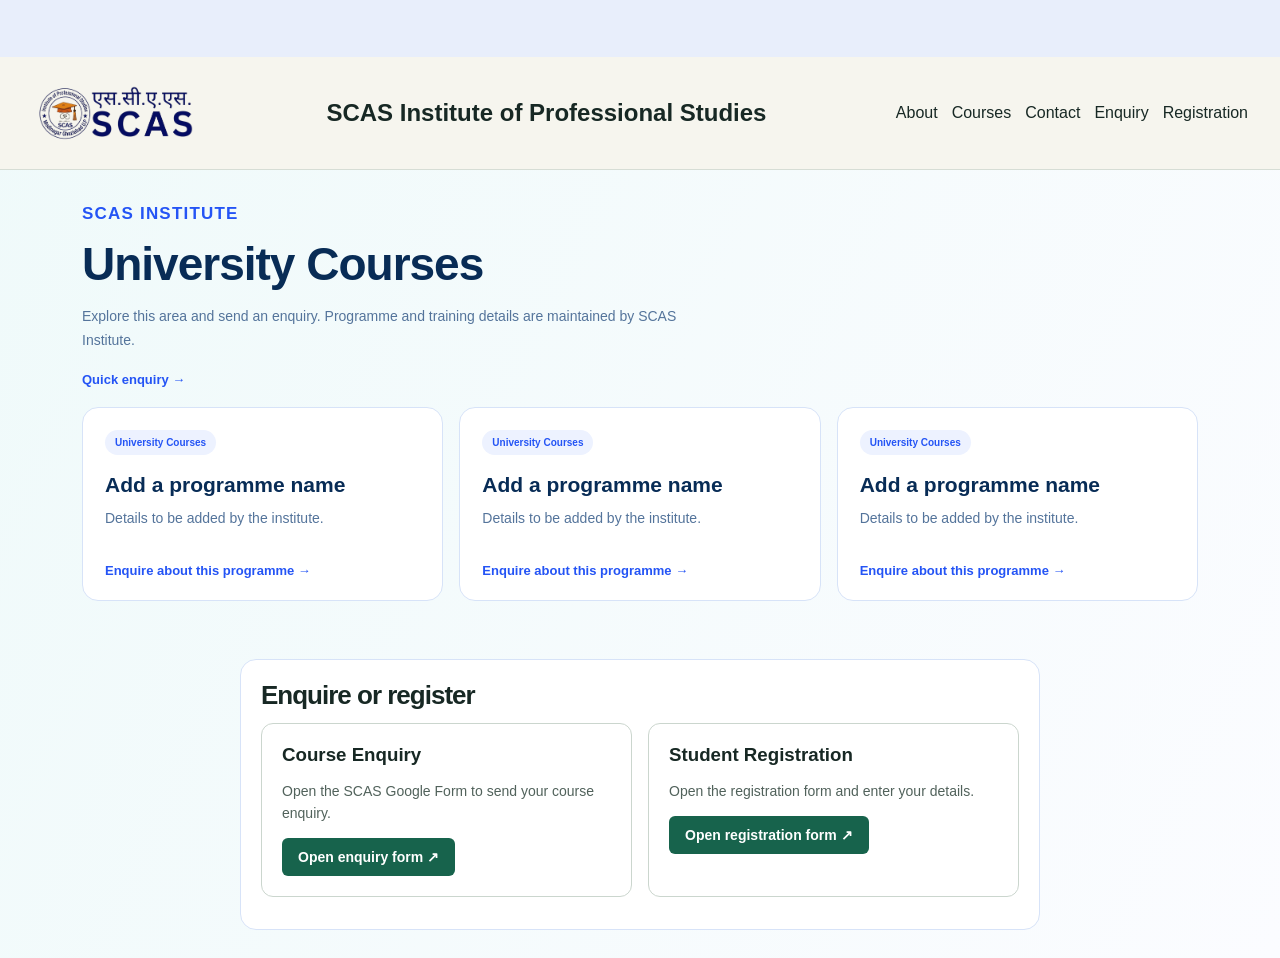
<file: university-courses.html>
<!doctype html>
<html lang="en"><head><meta charset="utf-8"><meta name="viewport" content="width=device-width,initial-scale=1"><title>Sokendra Singh — SCAS Institute</title><meta name="description" content="Explore data analytics and programming training with Sokendra Singh, MCA, at SCAS Institute of Professional Studies in Modinagar."><link rel="stylesheet" href="university-courses.css"><style>:root{--editor-offset:0px}</style></head><body class="category-page"><div class="institute-banner" tabindex="0" aria-label="SCAS Institute of Professional Studies"><span>SCAS Institute of Professional Studies</span></div><div id="site"><nav><img class="institute-logo" src="assets/institute-logo.png" alt="SCAS Institute of Professional Studies logo" width="165" height="64"><strong>SCAS Institute of Professional Studies</strong><div><a href="index.html#about">About</a><a href="courses.html">Courses</a><a href="index.html#contact">Contact</a><a href="https://docs.google.com/forms/d/e/1FAIpQLSc8lZrNBLKyj6xHscq4NMp6DUZIu9iUQZ79iu9c7GhMhryGdA/viewform?usp=dialog" target="_blank" rel="noopener">Enquiry</a><a href="https://docs.google.com/forms/d/e/1FAIpQLSdCPKtjDlXHRL95Kh41NT8Lr24bz3s6_WvkZWDFRTe014wUqg/viewform?usp=dialog" target="_blank" rel="noopener">Registration</a></div></nav><main><section id="category-catalog" data-category="university"><div class="category-eyebrow">SCAS INSTITUTE</div><h1>University Courses</h1><p>Explore this area and send an enquiry. Programme and training details are maintained by SCAS Institute.</p><div class="category-toolbar"><a href="#applications">Quick enquiry →</a><span id="catalog-status" role="status" aria-live="polite"></span></div><div class="category-grid"><article class="category-card" data-card-id="university-0"><span class="category-tag">University Courses</span><h3 class="card-view">Add a programme name</h3><p class="card-view">Details to be added by the institute.</p><label class="card-edit">Name<input data-card-name maxlength="100" value=""></label><label class="card-edit">Description<textarea data-card-description maxlength="2000"></textarea></label><button type="button" class="card-edit" data-catalog-remove>Remove card</button><a href="#applications" data-catalog-enquiry="University Courses">Enquire about this programme →</a></article><article class="category-card" data-card-id="university-1"><span class="category-tag">University Courses</span><h3 class="card-view">Add a programme name</h3><p class="card-view">Details to be added by the institute.</p><label class="card-edit">Name<input data-card-name maxlength="100" value=""></label><label class="card-edit">Description<textarea data-card-description maxlength="2000"></textarea></label><button type="button" class="card-edit" data-catalog-remove>Remove card</button><a href="#applications" data-catalog-enquiry="University Courses">Enquire about this programme →</a></article><article class="category-card" data-card-id="university-2"><span class="category-tag">University Courses</span><h3 class="card-view">Add a programme name</h3><p class="card-view">Details to be added by the institute.</p><label class="card-edit">Name<input data-card-name maxlength="100" value=""></label><label class="card-edit">Description<textarea data-card-description maxlength="2000"></textarea></label><button type="button" class="card-edit" data-catalog-remove>Remove card</button><a href="#applications" data-catalog-enquiry="University Courses">Enquire about this programme →</a></article></div></section></main></div><section class="application-area" id="applications"><h2>Enquire or register</h2><div class="google-form-links"><article><h3>Course Enquiry</h3><p>Open the SCAS Google Form to send your course enquiry.</p><a href="https://docs.google.com/forms/d/e/1FAIpQLSc8lZrNBLKyj6xHscq4NMp6DUZIu9iUQZ79iu9c7GhMhryGdA/viewform?usp=dialog" target="_blank" rel="noopener noreferrer">Open enquiry form ↗</a></article><article><h3>Student Registration</h3><p>Open the registration form and enter your details.</p><a href="https://docs.google.com/forms/d/e/1FAIpQLSdCPKtjDlXHRL95Kh41NT8Lr24bz3s6_WvkZWDFRTe014wUqg/viewform?usp=dialog" target="_blank" rel="noopener noreferrer">Open registration form ↗</a></article></div><div class="application-grid"></div></section><script src="public.js?v=header-links-2"></script></body></html>
</file>
<file: style.css>
:root{--ink:#172824;--green:#17634c;--paper:#f6f5ee}*{box-sizing:border-box}html{scroll-behavior:smooth}body{margin:0;background:var(--paper);color:var(--ink);font-family:Arial,sans-serif}nav,main,footer{max-width:1180px;margin:auto;padding:24px 32px}nav{display:flex;justify-content:space-between;align-items:center;border-bottom:1px solid #d6ddd5}nav strong{font-size:24px}a{color:inherit}nav a{margin-left:20px;text-decoration:none}main{padding-top:10px}.hero{padding:14px 0 20px;display:grid;grid-template-columns:1.3fr 1fr;gap:50px;align-items:center}.eyebrow{font-size:12px;letter-spacing:2px;color:var(--green);font-weight:bold}h1{font-size:clamp(44px,7vw,80px);line-height:1.02;letter-spacing:-4px;margin:20px 0}h1 em{color:var(--green);font-style:normal}p{line-height:1.7;max-width:650px;color:#51625b}.button{display:inline-block;padding:15px 22px;background:var(--green);color:white;text-decoration:none;border-radius:6px;margin:15px 12px 0 0}.visual{background:var(--ink);color:#e9f4e7;border-radius:16px;padding:34px;transform:rotate(2deg)}.visual small{color:#b1c6bb}.bars{display:flex;align-items:end;height:150px;gap:15px;margin:25px 0}.bars i{flex:1;background:#94cfa9;border-radius:5px 5px 0 0}.code{font-family:monospace;line-height:1.8;color:#b9dbc6}.facts{display:flex;flex-wrap:wrap;gap:24px;padding:18px 0;border-top:1px solid #d6ddd5;border-bottom:1px solid #d6ddd5}.facts strong{font-size:26px;display:block}.facts small{color:#51625b}section{padding:22px 0}#courses{padding-top:12px}section>.eyebrow+h2{margin-top:4px}section>p{margin-top:6px;margin-bottom:8px}h2{font-size:38px;letter-spacing:-1px;margin:6px 0}#about h2{margin-bottom:0}#about h2+p{margin-top:6px}details{border-bottom:1px solid #cbd6ce;background:#fff;border-radius:8px;margin:10px 0}summary{list-style:none;cursor:pointer;padding:17px;display:flex;align-items:center;gap:22px;font-size:21px}summary::-webkit-details-marker{display:none}summary small{display:block;font-size:11px;margin-top:7px;color:#617069}summary b{margin-left:auto}.number{color:#80948a;font-size:13px}pre{white-space:pre-wrap;font-family:inherit;font-size:15px;line-height:1.85;padding:0 24px 24px;margin:0}.contact{background:#e4eddf;border-radius:14px;padding:24px}.contact a{display:inline-block;margin:12px 25px 5px 0}.note{font-size:13px}footer{border-top:1px solid #d6ddd5;font-size:13px;color:#617069}a:focus-visible,summary:focus-visible{outline:3px solid #e1a648;outline-offset:5px}@media(max-width:700px){nav,main,footer{padding:20px}nav a{margin-left:10px;font-size:12px}main{padding-top:8px}.hero{grid-template-columns:1fr;padding:10px 0 24px;gap:20px}h1{letter-spacing:-2px}.facts{gap:25px;flex-wrap:wrap}section{padding:16px 0}#courses{padding-top:10px}summary{font-size:18px;padding:15px}h2{font-size:30px}}

#hero-dashboard{position:relative;isolation:isolate;overflow:hidden;transform:none;background:radial-gradient(ellipse at 90% 0,#144d68 0,transparent 55%),linear-gradient(145deg,#091627,#122939);padding:24px;border:1px solid #39718370;border-radius:22px;color:#effbff;box-shadow:0 18px 45px #08273426;min-width:0}#hero-dashboard:before{content:"";position:absolute;inset:0;z-index:-1;background-image:linear-gradient(#7cddff08 1px,transparent 1px),linear-gradient(90deg,#7cddff08 1px,transparent 1px);background-size:24px 24px}#hero-dashboard:after{content:"";position:absolute;left:0;right:0;height:90px;top:-100px;background:linear-gradient(transparent,#6fe7e609,transparent);pointer-events:none;animation:dash-scan 8s linear infinite}.dash-top{display:flex;align-items:center;justify-content:space-between;gap:12px;font-size:10px;letter-spacing:1.4px;color:#aed0df}.dash-top>span{display:flex;gap:7px;align-items:center}.dash-status{width:6px;height:6px;background:#70ecc3;border-radius:50%;box-shadow:0 0 12px #70ecc3;animation:dash-pulse 3s ease-in-out infinite}.dash-top button{background:#ffffff0a;border:1px solid #95dbea36;color:#bce2ed;border-radius:20px;padding:6px 8px;font:inherit;font-size:9px;letter-spacing:0;cursor:pointer;position:relative;z-index:2}#hero-dashboard h2{font-size:clamp(27px,3vw,38px);letter-spacing:-1px;line-height:1.12;margin:22px 0 16px;color:#f5fdff}#hero-dashboard h2 span{color:#7ae8d4}.dash-tools{display:flex;gap:7px;flex-wrap:wrap}.dash-tools span{font-size:9px;font-weight:700;letter-spacing:1px;border:1px solid #82c9d436;padding:6px 9px;border-radius:5px;color:#b8dce7;background:#ffffff06}.dash-charts{display:grid;grid-template-columns:minmax(0,1fr) 100px;gap:12px;margin-top:20px}.dash-bar-chart{background:#ffffff06;border:1px solid #89d5d526;border-radius:12px;padding:14px 12px;min-width:0}.dash-chart-title{font-size:8px;letter-spacing:1px;color:#a4c3d2;white-space:nowrap}.dash-bars{display:flex;gap:7px;align-items:end;height:110px;border-bottom:1px solid #76bdd328;margin-top:16px;background:repeating-linear-gradient(to top,transparent 0 26px,#80c3d20c 27px 28px)}.dash-bars i{flex:1;height:var(--bar-height);background:linear-gradient(to top,#367ed1,#76efce);border-radius:4px 4px 0 0;transform-origin:bottom;animation:dash-grow 5s ease-in-out infinite alternate;animation-delay:var(--delay);box-shadow:0 0 14px #54e3d01a}.dash-axis{display:flex;justify-content:space-between;font-size:8px;color:#96bfce;margin-top:8px;letter-spacing:1px}.dash-ring-panel{display:flex;flex-direction:column;justify-content:center;align-items:center;gap:18px;background:#ffffff04;border:1px solid #89d5d526;border-radius:12px;padding:12px 5px}.dash-ring{width:78px;height:78px;position:relative;display:grid;place-items:center}.dash-ring:before{content:"";position:absolute;inset:0;border-radius:50%;background:conic-gradient(#79f4d4 0deg,#49a2ec 230deg,#ffffff10 230deg 360deg);animation:dash-spin 16s linear infinite}.dash-ring>div{position:relative;background:#112b3a;border-radius:50%;width:62px;height:62px;display:flex;flex-direction:column;justify-content:center;align-items:center;font-weight:bold;font-size:20px}.dash-ring small{font-size:7px;letter-spacing:1px;margin-top:4px;color:#a6cad7}.dash-spark{display:flex;align-items:end;gap:4px;height:34px;width:68px}.dash-spark i{width:6px;height:30%;background:#6edbc6;border-radius:2px;animation:dash-spark 2.4s ease-in-out infinite alternate}.dash-spark i:nth-child(2n){height:70%;animation-delay:.4s}.dash-spark i:nth-child(3n){height:100%;animation-delay:.8s}.dash-flow{display:flex;align-items:center;justify-content:space-between;margin-top:20px;gap:8px}.dash-flow span{font-size:10px;color:#c0e5ec}.dash-flow i{font-style:normal;color:#73efd2;animation:dash-flow 2.8s ease-in-out infinite}.dash-flow i:nth-of-type(2){animation-delay:.6s}#hero-dashboard .dash-caption{display:block;font-size:9px;color:#89aebf;margin-top:18px;letter-spacing:.2px}#hero-dashboard.is-paused *,#hero-dashboard.is-paused:after{animation-play-state:paused!important}@keyframes dash-grow{0%{transform:scaleY(.4);opacity:.65}100%{transform:scaleY(1);opacity:1}}@keyframes dash-spark{to{transform:scaleY(.4);opacity:.5}}@keyframes dash-spin{to{transform:rotate(360deg)}}@keyframes dash-pulse{50%{opacity:.35}}@keyframes dash-flow{50%{transform:translateX(4px);opacity:.4}}@keyframes dash-scan{to{top:110%}}@media(prefers-reduced-motion:reduce){#hero-dashboard *,#hero-dashboard:after{animation:none!important}.dash-top button{display:none}}@media(max-width:400px){#hero-dashboard{padding:18px}.dash-charts{grid-template-columns:minmax(0,1fr) 85px;gap:8px}.dash-top{letter-spacing:.5px}.dash-bars{gap:5px}}#social-follow{margin:20px 0 4px;padding:22px 20px;background:linear-gradient(110deg,#f0fafb,#fbfcff);border-radius:14px;color:#082c56}#social-follow .social-title{display:flex;align-items:center;gap:16px;justify-content:space-between}#social-follow h2{font-size:26px;letter-spacing:0;margin:0}#social-follow .social-intro{font-size:13px;line-height:1.6;max-width:none;color:#54749b;margin:10px 0 20px}#social-follow .social-cards{display:grid;grid-template-columns:repeat(3,minmax(0,1fr));gap:14px}#social-follow .social-card{background:#fff;border:1px solid #d7e3f8;border-radius:16px;padding:18px;display:flex;flex-direction:column;min-width:0}#social-follow h3{font-size:15px;margin:0 0 10px}#social-follow .social-card p{font-size:12px;line-height:1.6;margin:0 0 10px;color:#54749b;flex:1}#social-follow a{color:#2454f5;font-size:14px;font-weight:700;text-decoration:none;overflow-wrap:anywhere}#social-follow a:hover{text-decoration:underline}#social-follow [aria-disabled=true]{color:#667b95;cursor:default;text-decoration:none}#social-follow .social-pills{display:flex;gap:8px;flex-wrap:wrap;margin-top:16px}#social-follow .social-pills a{border:1px solid #d7e3f8;border-radius:24px;padding:9px 12px;background:white;font-size:12px}#social-follow [data-edit-social],#social-form button{border:1px solid #d7e3f8;border-radius:6px;padding:8px 12px;cursor:pointer;background:white;color:#1749b3;font-weight:700}#social-form{padding:20px;background:#edf4ff}#social-form label{display:block;margin:12px 0}#social-form input{display:block;width:100%;max-width:650px;padding:10px;font:inherit;border:1px solid #adbfd6;border-radius:5px}.whatsapp-float{position:fixed;right:18px;bottom:18px;z-index:30;border-radius:30px;background:#20cc60;color:white;display:flex;gap:8px;align-items:center;padding:13px 16px;text-decoration:none;box-shadow:0 4px 20px #183b3930;font-size:13px;font-weight:bold}.whatsapp-float span:first-child{font-size:26px;line-height:1}@media(max-width:900px){#social-follow .social-cards{grid-template-columns:repeat(2,minmax(0,1fr))}}@media(max-width:550px){#social-follow{padding:18px 14px}#social-follow .social-cards{grid-template-columns:1fr}#social-follow .social-title{align-items:start;flex-direction:column}#social-follow h2{font-size:24px}.whatsapp-float{padding:12px;right:12px;bottom:12px}.whatsapp-float span:last-child{display:none}}#all-projects{padding:6px 0 14px}#all-projects summary{font-weight:700}#all-projects .projects-body{padding:0 18px 18px}#all-projects button,#confirm-project,#cancel-project{cursor:pointer;border:0;border-radius:5px;padding:10px 16px;background:#17634c;color:white}#all-projects .projects-list{display:grid;grid-template-columns:repeat(auto-fit,minmax(min(250px,100%),1fr));gap:14px;margin-top:14px}#all-projects .project-card{padding:16px;border:1px solid #cbd6ce;border-radius:8px;min-width:0}#all-projects .project-card h3{margin:0 0 8px;font-size:21px}#all-projects .project-card p{white-space:pre-wrap;margin:6px 0;overflow-wrap:anywhere}#all-projects .project-card a{display:inline-block;margin-top:8px}#all-projects [data-remove-project]{display:none;margin-top:12px}body.editing #all-projects [data-remove-project]{display:block}#project-form label{display:block;margin:12px 0}#project-form input,#project-form textarea{display:block;width:100%;max-width:650px;padding:10px;border:1px solid #adbfb3;border-radius:5px;font:inherit}#project-form textarea{min-height:90px}#site .facts{display:grid;grid-template-columns:repeat(6,minmax(0,1fr));gap:16px;align-items:start}#site .facts>div{min-width:0}#site .facts strong{font-size:clamp(18px,2.1vw,26px);white-space:nowrap}#site .facts small{display:block;overflow-wrap:anywhere;line-height:1.4}@media(max-width:700px){#site .facts{grid-template-columns:repeat(2,minmax(0,1fr));gap:18px}#site .facts strong{font-size:22px}}#contact.contact{display:grid;grid-template-columns:minmax(0,1fr) 220px;gap:24px;align-items:center}#contact .contact-portrait{display:block;width:100%;height:auto;aspect-ratio:1;object-fit:cover;border-radius:12px}#contact .contact-details{min-width:0}#contact .contact-details a{overflow-wrap:anywhere}@media(max-width:700px){#contact.contact{grid-template-columns:1fr;gap:16px}#contact .contact-portrait{max-width:220px;justify-self:center}}#hero-dashboard{max-width:360px;width:100%;padding:16px;justify-self:end}#hero-dashboard h2{font-size:24px;line-height:1.15;margin:12px 0}#hero-dashboard .dash-tools{display:none}#hero-dashboard .dash-charts{margin-top:10px;grid-template-columns:minmax(0,1fr) 90px;gap:10px}#hero-dashboard .dash-bar-chart{padding:10px}#hero-dashboard .dash-bars{height:70px;margin-top:10px}#hero-dashboard .dash-ring{width:66px;height:66px}#hero-dashboard .dash-ring>div{width:52px;height:52px;font-size:18px}#hero-dashboard .dash-ring-panel{gap:10px;padding:8px 4px}#hero-dashboard .dash-spark{height:24px}#hero-dashboard .dash-flow{margin-top:12px}#hero-dashboard .dash-caption{margin-top:10px;font-size:8px}@media(min-width:701px){#site .hero{gap:28px;align-items:start}#site .hero h1{font-size:clamp(40px,4.8vw,64px);margin:12px 0}#site .hero>div:first-child>p{margin:8px 0;line-height:1.5}}@media(max-width:700px){#hero-dashboard{justify-self:center}}nav .institute-logo{width:165px;height:64px;object-fit:contain;flex-shrink:0;margin-right:12px}nav{align-items:center;gap:8px}nav>strong{margin-right:auto;font-size:19px;line-height:1.3;color:#101b54;max-width:340px}nav div{display:flex;flex-wrap:wrap;align-items:center;gap:20px}nav div a{font-size:18px;font-weight:700;color:#101b54;text-decoration:none}nav div a:hover{text-decoration:underline}nav{flex-wrap:wrap}@media(max-width:600px){nav .institute-logo{width:108px;height:42px;margin-right:4px}nav{flex-wrap:wrap}}#hero-dashboard{max-width:470px;padding:20px;margin-top:8px}#hero-dashboard .dash-bars{height:90px}@media(max-width:400px){#hero-dashboard{padding:16px}}#site nav{max-width:1120px;padding:10px 24px;gap:8px}#site nav .institute-logo{width:125px;height:48px;margin-right:8px}#site nav>strong{font-size:17px;line-height:1.2;max-width:280px}#site nav div{gap:12px}#site nav div a{font-size:16px;margin-left:0}#site .facts{padding:12px 0}#site .facts small{display:block;visibility:visible;opacity:1;font-size:12px;line-height:1.35;margin-top:4px;color:#51625b}.institute-banner{padding:8px 0}.institute-banner span{font-size:20px}@media(min-width:701px){#site .hero{grid-template-columns:1.12fr 1fr;padding-top:10px;padding-bottom:14px}}@media(max-width:600px){#site nav{padding:10px 16px}#site nav .institute-logo{width:100px;height:40px}#site nav>strong{font-size:15px;max-width:220px}#site nav div{gap:10px}#site nav div a{font-size:14px}}body.course-page #editor,body.course-page #editor-help,body.course-page #course-form,body.course-page #project-form,body.course-page #social-form,body.course-page #admin-entries,body.course-page #registration-form{display:none!important}body.course-page #site main>:not(#courses):not(#course-pathways){display:none!important}body.course-page #site .institute-banner,body.course-page .whatsapp-float{display:none}body.course-page #site main{padding-top:12px}#site #course-pathways{padding:12px 0 24px;color:#082c56}#site .pathway-eyebrow{font-size:12px;letter-spacing:1.3px;font-weight:800;color:#2454f5}#site #course-pathways h1{font-size:clamp(30px,3.8vw,46px);letter-spacing:-1.3px;line-height:1.15;margin:14px 0}#site #course-pathways>p{color:#54749b;font-size:14px;line-height:1.7;max-width:800px;margin:12px 0 28px}body.course-page{background:linear-gradient(115deg,#effafa,#fbfcff)}#site .pathway-grid{display:grid;grid-template-columns:repeat(4,minmax(0,1fr));gap:16px}#site .pathway-grid article{display:flex;flex-direction:column;background:#ffffffed;border:1px solid #d7e3f8;border-radius:18px;padding:22px;min-width:0}#site .pathway-tag{align-self:start;background:#e8efff;color:#2454f5;border-radius:25px;font-weight:800;font-size:9px;letter-spacing:.3px;padding:8px 11px}#site .pathway-grid h3{font-size:19px;line-height:1.3;margin:18px 0 12px}#site .pathway-grid p{font-size:13px;line-height:1.7;margin:0 0 20px;color:#54749b;flex:1}#site .pathway-grid a,body.course-page .course-choice>a{color:#2454f5;font-size:13px;font-weight:700;text-decoration:none}#site .pathway-grid a:hover,body.course-page .course-choice>a:hover{text-decoration:underline}#site .quick-enquiry-link{display:inline-block;background:#2454f5;color:white;padding:11px 17px;border-radius:7px;text-decoration:none;margin-top:18px;font-weight:bold;font-size:14px}body.course-page #courses{display:grid;grid-template-columns:repeat(3,minmax(0,1fr));gap:14px;padding:16px 0 20px}body.course-page #courses>.eyebrow,body.course-page #courses>h2,body.course-page #courses>p{grid-column:1/-1}body.course-page #courses>h2{font-size:30px;margin:0}body.course-page .course-choice{display:flex;flex-direction:column;min-width:0;border:1px solid #d7e3f8;border-radius:14px;background:white;overflow:hidden}body.course-page .course-choice details{border:0;margin:0;flex:1}body.course-page .course-choice summary{font-size:18px;padding:18px;gap:10px;align-items:start}body.course-page .course-choice summary small{font-size:10px;line-height:1.4}body.course-page .course-choice pre{padding:0 18px 18px;font-size:13px;overflow-wrap:anywhere;line-height:1.6}body.course-page .course-choice>a{padding:14px 18px;border-top:1px solid #edf1fa}body.course-page .application-area{max-width:800px;margin:8px auto 28px;padding:20px;background:white;border:1px solid #d7e3f8;border-radius:16px}body.course-page .application-grid{display:block}body.course-page .application-grid form{padding:4px 0}body.course-page .application-grid form>h3{display:none}body.course-page .application-grid label{margin:9px 0}body.course-page .application-grid input,body.course-page .application-grid select,body.course-page .application-grid textarea{padding:9px}body.course-page .application-area>h2{font-size:26px;color:#082c56}@media(max-width:950px){#site .pathway-grid{grid-template-columns:repeat(2,minmax(0,1fr))}body.course-page #courses{grid-template-columns:repeat(2,minmax(0,1fr))}}@media(max-width:550px){#site .pathway-grid,body.course-page #courses{grid-template-columns:1fr}body.course-page .application-area{margin:8px 16px 24px}}body.course-page #site nav>strong{font-size:21px;max-width:330px;line-height:1.25}body.course-page #site .pathway-eyebrow{font-size:17px;font-weight:800;letter-spacing:1.2px}@media(max-width:600px){body.course-page #site nav>strong{font-size:18px;max-width:240px}body.course-page #site .pathway-eyebrow{font-size:16px}}body:not(.course-page) #site #courses>details{width:100%;margin:10px 0;border:1px solid #cbd6ce;border-radius:8px;background:#fff}body:not(.course-page) #site #courses>details>summary{box-sizing:border-box;display:flex;align-items:center;height:70px;min-height:70px;padding:10px 16px;gap:16px;font-size:20px;line-height:1.2}body:not(.course-page) #site #courses>details>summary>.number{width:28px;flex:0 0 28px;font-size:13px}body:not(.course-page) #site #courses>details>summary>span:not(.number){min-width:0;flex:1;font-size:inherit}body:not(.course-page) #site #courses>details>summary small{font-size:11px;line-height:1.3;margin-top:6px}body:not(.course-page) #site #courses>details>summary>b{margin-left:auto;flex:0 0 20px;font-size:21px;text-align:center}@media(max-width:700px){body:not(.course-page) #site #courses>details>summary{height:74px;min-height:74px;padding:10px 12px;gap:12px;font-size:18px}}body:not(.course-page) #site #courses>details{margin:8px 0}body:not(.course-page) #site #courses>details>summary small{font-size:10px;line-height:1.2;margin-top:3px}body:not(.course-page) #site #all-projects>details{margin:8px 0;border:1px solid #cbd6ce;border-radius:8px}body:not(.course-page) #site #all-projects>details>summary{height:70px;min-height:70px;box-sizing:border-box;padding:10px 16px;font-size:20px;line-height:1.2;gap:16px;align-items:center}body:not(.course-page) #site #all-projects{padding-top:0}body:not(.course-page) #site #all-projects>details>summary>b{font-size:21px;flex:0 0 20px;text-align:center}@media(max-width:700px){body:not(.course-page) #site #all-projects>details>summary{height:74px;min-height:74px;padding:10px 12px;font-size:18px}}body:not(.course-page) #site details.compact-extra{box-sizing:border-box!important;min-height:0!important;height:auto!important;padding:0!important;margin:8px 0!important;border:1px solid #cbd6ce!important;border-radius:8px!important;background:#fff!important}body:not(.course-page) #site details.compact-extra:not([open]){height:72px!important;max-height:72px!important;overflow:hidden!important}body:not(.course-page) #site details.compact-extra>summary{box-sizing:border-box!important;display:flex!important;align-items:center!important;min-height:70px!important;height:70px!important;max-height:70px!important;margin:0!important;padding:10px 16px!important;gap:16px!important;font-size:20px!important;line-height:1.2!important}body:not(.course-page) #site details.compact-extra>summary :is(p,div,h1,h2,h3,h4){display:inline!important;margin:0!important;padding:0!important;font-size:inherit!important;line-height:inherit!important}body:not(.course-page) #site details.compact-extra>summary>span{margin-top:0!important;margin-bottom:0!important;padding-top:0!important;padding-bottom:0!important}body:not(.course-page) #site details.compact-extra>summary>span:not(.number){flex:1;min-width:0}body:not(.course-page) #site details.compact-extra>summary>b{margin-left:auto;flex:0 0 20px;text-align:center}@media(max-width:700px){body:not(.course-page) #site details.compact-extra>summary{font-size:18px!important;padding:10px 12px!important;gap:12px!important}}

body #site #course-pathways>.pathway-eyebrow{font-size:20px;line-height:1.35;font-weight:800}@media(max-width:600px){body #site #course-pathways>.pathway-eyebrow{font-size:18px}}

body #site nav{left:0!important;right:0!important;transform:none!important;width:100%!important;max-width:none!important;border-radius:0!important;box-shadow:none!important;box-sizing:border-box}

:root{--editor-offset:0px;--navigation-height:82px}#editor{z-index:80!important}#site nav{position:fixed!important;top:var(--editor-offset)!important;left:50%;transform:translateX(-50%);width:100%;max-width:1120px;z-index:60;background:var(--paper,#f6f5ee);box-shadow:0 3px 12px #17282414;margin:0!important}#site [data-header-spacer]{height:var(--navigation-height);width:100%;pointer-events:none}html{scroll-padding-top:calc(var(--editor-offset) + var(--navigation-height) + 16px)}@media(max-width:600px){#site nav{max-width:100%}}

:root{--marquee-height:40px}body .institute-banner{display:block!important;position:fixed!important;top:var(--editor-offset);left:0;right:0;width:100%;z-index:70;box-sizing:border-box;margin:0}#site nav{top:calc(var(--editor-offset) + var(--marquee-height))!important}#site [data-header-spacer]{height:calc(var(--navigation-height) + var(--marquee-height))}html{scroll-padding-top:calc(var(--editor-offset) + var(--marquee-height) + var(--navigation-height) + 16px)}

.facts>[data-editor-tools]{grid-column:1/-1}nav>[data-editor-tools]{flex-basis:100%}

[data-size-selected]{outline:2px solid #dd9b20!important;outline-offset:3px}#editor label{font-size:13px}#editor input[type=range]{width:100px}#editor [hidden]{display:none!important}

#site [data-editor-deleted]{display:none!important}.block-tools{display:flex!important;gap:6px!important;flex-wrap:wrap!important;margin:8px 0!important;padding:5px!important;background:#eaf2ff!important;position:relative;z-index:5}.block-tools button{font:12px Arial!important;color:#123366!important;background:white!important;border:1px solid #b5c8dd!important;border-radius:5px!important;padding:6px 9px!important;cursor:pointer}.block-tools button[data-block-action=delete]{color:#a21e26!important}#block-form{padding:18px;background:#edf4ff}#block-form label{display:block;margin:12px 0}#block-form input,#block-form textarea{display:block;width:100%;max-width:700px;padding:10px;font:inherit}#block-form textarea{min-height:100px}#block-form button{padding:10px;margin:6px}body.editing #site details.compact-extra{height:auto!important;max-height:none!important;overflow:visible!important}body.editing #site details.compact-extra>summary{height:auto!important;max-height:none!important;flex-wrap:wrap}#site .custom-card{border:1px solid #cbd6ce;background:white;border-radius:12px;padding:18px;margin:12px 0}#site .custom-card p{white-space:pre-wrap}#site .facts{grid-template-columns:repeat(auto-fit,minmax(135px,1fr))!important}

#menu-form label{display:block;margin:12px 0}#menu-form input:not([type=checkbox]){display:block;width:100%;max-width:650px;padding:10px;margin-top:6px;border:1px solid #adbfb3;border-radius:5px;font:inherit}#menu-form button{padding:10px 16px;border:0;border-radius:5px;cursor:pointer;background:#17634c;color:white}body.course-page #menu-form,body.category-page #menu-form{display:none!important}

.google-form-links{display:grid;grid-template-columns:1fr 1fr;gap:16px;margin:12px 0}.google-form-links article{padding:20px;background:white;border:1px solid #cbd6ce;border-radius:12px}.google-form-links h3{margin:0 0 8px}.google-form-links p{font-size:14px;line-height:1.6}.google-form-links a{display:inline-block;padding:11px 16px;background:#17634c;color:white;border-radius:6px;text-decoration:none;font-weight:bold;font-size:14px}#applications>.application-grid{display:none!important}@media(max-width:600px){.google-form-links{grid-template-columns:1fr}}

#editor{position:sticky;top:0;z-index:20;background:#172824;color:white;padding:12px;display:flex;flex-wrap:wrap;gap:10px;align-items:center}#editor button{padding:10px;border:0;border-radius:4px;cursor:pointer}#editor input{max-width:230px}[contenteditable=true]{outline:1px dashed #17634c;outline-offset:4px}#editor-help{display:none;background:#e4eddf;padding:16px}body.editing #editor-help{display:block}.added-picture{max-width:100%;height:auto;border-radius:12px;display:block;margin:20px auto}#status{font-size:13px}

.institute-banner{overflow:hidden;background:#e8eefb;color:#123875;padding:15px 0;position:relative}.institute-banner span{display:inline-block;white-space:nowrap;font-size:23px;font-weight:bold;animation:institute-scroll 20s linear infinite;padding-left:100%}.institute-banner:hover span,.institute-banner:focus-within span{animation-play-state:paused}@keyframes institute-scroll{from{transform:translateX(0)}to{transform:translateX(-100%)}}@media(prefers-reduced-motion:reduce){.institute-banner span{animation:none;padding-left:20px;white-space:normal}}

nav{gap:15px;flex-wrap:wrap}nav div{display:flex;flex-wrap:wrap;gap:14px}nav a{margin-left:0!important}#enquiry-form,#registration-form{scroll-margin-top:90px}.application-area{max-width:1180px;margin:8px auto 20px;padding:8px 25px 20px}.application-area>h2{margin-top:0;margin-bottom:12px}.application-grid form>h3{margin-top:0}.application-grid{display:grid;grid-template-columns:1fr 1fr;gap:25px}.application-grid form{background:white;padding:25px;border-radius:12px}.application-grid label{display:block;margin:14px 0;font-size:14px}.application-grid input,.application-grid select,.application-grid textarea{display:block;width:100%;padding:12px;margin-top:6px;border:1px solid #adbfb3;border-radius:5px;font:inherit}.application-grid button,#load-entries{background:#17634c;color:white;padding:12px;border:0;border-radius:5px;cursor:pointer}.application-grid .consent{display:flex;gap:10px}.consent input{width:auto}#entries table{border-collapse:collapse;width:100%;font-size:14px}#entries td,#entries th{padding:10px;text-align:left;border-bottom:1px solid #ccd7cf}#entries{overflow:auto}@media(max-width:700px){.application-grid{grid-template-columns:1fr}}
</file>
<file: college-training.css>
:root{--ink:#172824;--green:#17634c;--paper:#f6f5ee}*{box-sizing:border-box}html{scroll-behavior:smooth}body{margin:0;background:var(--paper);color:var(--ink);font-family:Arial,sans-serif}nav,main,footer{max-width:1180px;margin:auto;padding:24px 32px}nav{display:flex;justify-content:space-between;align-items:center;border-bottom:1px solid #d6ddd5}nav strong{font-size:24px}a{color:inherit}nav a{margin-left:20px;text-decoration:none}main{padding-top:10px}.hero{padding:14px 0 20px;display:grid;grid-template-columns:1.3fr 1fr;gap:50px;align-items:center}.eyebrow{font-size:12px;letter-spacing:2px;color:var(--green);font-weight:bold}h1{font-size:clamp(44px,7vw,80px);line-height:1.02;letter-spacing:-4px;margin:20px 0}h1 em{color:var(--green);font-style:normal}p{line-height:1.7;max-width:650px;color:#51625b}.button{display:inline-block;padding:15px 22px;background:var(--green);color:white;text-decoration:none;border-radius:6px;margin:15px 12px 0 0}.visual{background:var(--ink);color:#e9f4e7;border-radius:16px;padding:34px;transform:rotate(2deg)}.visual small{color:#b1c6bb}.bars{display:flex;align-items:end;height:150px;gap:15px;margin:25px 0}.bars i{flex:1;background:#94cfa9;border-radius:5px 5px 0 0}.code{font-family:monospace;line-height:1.8;color:#b9dbc6}.facts{display:flex;flex-wrap:wrap;gap:24px;padding:18px 0;border-top:1px solid #d6ddd5;border-bottom:1px solid #d6ddd5}.facts strong{font-size:26px;display:block}.facts small{color:#51625b}section{padding:22px 0}#courses{padding-top:12px}section>.eyebrow+h2{margin-top:4px}section>p{margin-top:6px;margin-bottom:8px}h2{font-size:38px;letter-spacing:-1px;margin:6px 0}#about h2{margin-bottom:0}#about h2+p{margin-top:6px}details{border-bottom:1px solid #cbd6ce;background:#fff;border-radius:8px;margin:10px 0}summary{list-style:none;cursor:pointer;padding:17px;display:flex;align-items:center;gap:22px;font-size:21px}summary::-webkit-details-marker{display:none}summary small{display:block;font-size:11px;margin-top:7px;color:#617069}summary b{margin-left:auto}.number{color:#80948a;font-size:13px}pre{white-space:pre-wrap;font-family:inherit;font-size:15px;line-height:1.85;padding:0 24px 24px;margin:0}.contact{background:#e4eddf;border-radius:14px;padding:24px}.contact a{display:inline-block;margin:12px 25px 5px 0}.note{font-size:13px}footer{border-top:1px solid #d6ddd5;font-size:13px;color:#617069}a:focus-visible,summary:focus-visible{outline:3px solid #e1a648;outline-offset:5px}@media(max-width:700px){nav,main,footer{padding:20px}nav a{margin-left:10px;font-size:12px}main{padding-top:8px}.hero{grid-template-columns:1fr;padding:10px 0 24px;gap:20px}h1{letter-spacing:-2px}.facts{gap:25px;flex-wrap:wrap}section{padding:16px 0}#courses{padding-top:10px}summary{font-size:18px;padding:15px}h2{font-size:30px}}

body.category-page{background:linear-gradient(115deg,#effafa,#fbfcff)}body.category-page #editor,body.category-page #editor-help,body.category-page #course-form,body.category-page #project-form,body.category-page #social-form,body.category-page #registration-form,body.category-page #admin-entries{display:none!important}#category-catalog{color:#082c56;padding:24px 0}#category-catalog h1{font-size:clamp(32px,4vw,46px);line-height:1.15;letter-spacing:-1px;margin:14px 0}#category-catalog>p{font-size:14px;color:#54749b}.category-eyebrow{font-size:17px;font-weight:800;letter-spacing:1.2px;color:#2454f5}.category-toolbar{display:flex;align-items:center;gap:10px;flex-wrap:wrap;margin:20px 0}.category-toolbar button,.category-card button{border:1px solid #d7e3f8;background:white;color:#2454f5;border-radius:7px;padding:10px 14px;cursor:pointer;font-weight:700}.category-toolbar [data-catalog-save]{background:#2454f5;color:white}.category-toolbar a,.category-card>a{color:#2454f5;font-weight:700;text-decoration:none;font-size:13px}.category-grid{display:grid;grid-template-columns:repeat(3,minmax(0,1fr));gap:16px}.category-card{display:flex;flex-direction:column;min-width:0;border:1px solid #d7e3f8;border-radius:16px;padding:22px;background:white}.category-tag{font-size:10px;font-weight:700;border-radius:20px;color:#2454f5;background:#edf2ff;padding:7px 10px;align-self:start}.category-card h3{font-size:21px;margin:18px 0 10px;overflow-wrap:anywhere}.category-card p{font-size:14px;line-height:1.65;margin:0 0 20px;color:#54749b;white-space:pre-wrap;overflow-wrap:anywhere;flex:1}.category-card>a{margin-top:auto;padding-top:12px}.card-edit{display:none}.catalog-editing .card-view{display:none}.catalog-editing .card-edit{display:block}.category-card label{font-size:13px;margin-top:12px}.category-card input,.category-card textarea{display:block;box-sizing:border-box;width:100%;padding:10px;margin-top:6px;font:inherit;border:1px solid #b8c9e2;border-radius:6px}.category-card textarea{min-height:110px}.category-card [data-catalog-remove]{align-self:start;margin-top:12px;color:#983b3b}body.category-page .application-area{max-width:800px;margin:10px auto 28px;padding:20px;background:white;border:1px solid #d7e3f8;border-radius:16px}body.category-page .application-area>h2{font-size:26px}body.category-page .application-grid{display:block}body.category-page #enquiry-form{padding:0}body.category-page #enquiry-form>h3{display:none}@media(max-width:850px){.category-grid{grid-template-columns:repeat(2,minmax(0,1fr))}}@media(max-width:550px){.category-grid{grid-template-columns:1fr}body.category-page .application-area{margin:10px 16px 24px}}

body #site #course-pathways>.pathway-eyebrow{font-size:20px;line-height:1.35;font-weight:800}@media(max-width:600px){body #site #course-pathways>.pathway-eyebrow{font-size:18px}}

body #site nav{left:0!important;right:0!important;transform:none!important;width:100%!important;max-width:none!important;border-radius:0!important;box-shadow:none!important;box-sizing:border-box}

:root{--editor-offset:0px;--navigation-height:82px}#editor{z-index:80!important}#site nav{position:fixed!important;top:var(--editor-offset)!important;left:50%;transform:translateX(-50%);width:100%;max-width:1120px;z-index:60;background:var(--paper,#f6f5ee);box-shadow:0 3px 12px #17282414;margin:0!important}#site [data-header-spacer]{height:var(--navigation-height);width:100%;pointer-events:none}html{scroll-padding-top:calc(var(--editor-offset) + var(--navigation-height) + 16px)}@media(max-width:600px){#site nav{max-width:100%}}

:root{--marquee-height:40px}body .institute-banner{display:block!important;position:fixed!important;top:var(--editor-offset);left:0;right:0;width:100%;z-index:70;box-sizing:border-box;margin:0}#site nav{top:calc(var(--editor-offset) + var(--marquee-height))!important}#site [data-header-spacer]{height:calc(var(--navigation-height) + var(--marquee-height))}html{scroll-padding-top:calc(var(--editor-offset) + var(--marquee-height) + var(--navigation-height) + 16px)}

.facts>[data-editor-tools]{grid-column:1/-1}nav>[data-editor-tools]{flex-basis:100%}

[data-size-selected]{outline:2px solid #dd9b20!important;outline-offset:3px}#editor label{font-size:13px}#editor input[type=range]{width:100px}#editor [hidden]{display:none!important}

#site [data-editor-deleted]{display:none!important}.block-tools{display:flex!important;gap:6px!important;flex-wrap:wrap!important;margin:8px 0!important;padding:5px!important;background:#eaf2ff!important;position:relative;z-index:5}.block-tools button{font:12px Arial!important;color:#123366!important;background:white!important;border:1px solid #b5c8dd!important;border-radius:5px!important;padding:6px 9px!important;cursor:pointer}.block-tools button[data-block-action=delete]{color:#a21e26!important}#block-form{padding:18px;background:#edf4ff}#block-form label{display:block;margin:12px 0}#block-form input,#block-form textarea{display:block;width:100%;max-width:700px;padding:10px;font:inherit}#block-form textarea{min-height:100px}#block-form button{padding:10px;margin:6px}body.editing #site details.compact-extra{height:auto!important;max-height:none!important;overflow:visible!important}body.editing #site details.compact-extra>summary{height:auto!important;max-height:none!important;flex-wrap:wrap}#site .custom-card{border:1px solid #cbd6ce;background:white;border-radius:12px;padding:18px;margin:12px 0}#site .custom-card p{white-space:pre-wrap}#site .facts{grid-template-columns:repeat(auto-fit,minmax(135px,1fr))!important}

#menu-form label{display:block;margin:12px 0}#menu-form input:not([type=checkbox]){display:block;width:100%;max-width:650px;padding:10px;margin-top:6px;border:1px solid #adbfb3;border-radius:5px;font:inherit}#menu-form button{padding:10px 16px;border:0;border-radius:5px;cursor:pointer;background:#17634c;color:white}body.course-page #menu-form,body.category-page #menu-form{display:none!important}

.google-form-links{display:grid;grid-template-columns:1fr 1fr;gap:16px;margin:12px 0}.google-form-links article{padding:20px;background:white;border:1px solid #cbd6ce;border-radius:12px}.google-form-links h3{margin:0 0 8px}.google-form-links p{font-size:14px;line-height:1.6}.google-form-links a{display:inline-block;padding:11px 16px;background:#17634c;color:white;border-radius:6px;text-decoration:none;font-weight:bold;font-size:14px}#applications>.application-grid{display:none!important}@media(max-width:600px){.google-form-links{grid-template-columns:1fr}}

#editor{position:sticky;top:0;z-index:20;background:#172824;color:white;padding:12px;display:flex;flex-wrap:wrap;gap:10px;align-items:center}#editor button{padding:10px;border:0;border-radius:4px;cursor:pointer}#editor input{max-width:230px}[contenteditable=true]{outline:1px dashed #17634c;outline-offset:4px}#editor-help{display:none;background:#e4eddf;padding:16px}body.editing #editor-help{display:block}.added-picture{max-width:100%;height:auto;border-radius:12px;display:block;margin:20px auto}#status{font-size:13px}

.institute-banner{overflow:hidden;background:#e8eefb;color:#123875;padding:15px 0;position:relative}.institute-banner span{display:inline-block;white-space:nowrap;font-size:23px;font-weight:bold;animation:institute-scroll 20s linear infinite;padding-left:100%}.institute-banner:hover span,.institute-banner:focus-within span{animation-play-state:paused}@keyframes institute-scroll{from{transform:translateX(0)}to{transform:translateX(-100%)}}@media(prefers-reduced-motion:reduce){.institute-banner span{animation:none;padding-left:20px;white-space:normal}}

nav{gap:15px;flex-wrap:wrap}nav div{display:flex;flex-wrap:wrap;gap:14px}nav a{margin-left:0!important}#enquiry-form,#registration-form{scroll-margin-top:90px}.application-area{max-width:1180px;margin:8px auto 20px;padding:8px 25px 20px}.application-area>h2{margin-top:0;margin-bottom:12px}.application-grid form>h3{margin-top:0}.application-grid{display:grid;grid-template-columns:1fr 1fr;gap:25px}.application-grid form{background:white;padding:25px;border-radius:12px}.application-grid label{display:block;margin:14px 0;font-size:14px}.application-grid input,.application-grid select,.application-grid textarea{display:block;width:100%;padding:12px;margin-top:6px;border:1px solid #adbfb3;border-radius:5px;font:inherit}.application-grid button,#load-entries{background:#17634c;color:white;padding:12px;border:0;border-radius:5px;cursor:pointer}.application-grid .consent{display:flex;gap:10px}.consent input{width:auto}#entries table{border-collapse:collapse;width:100%;font-size:14px}#entries td,#entries th{padding:10px;text-align:left;border-bottom:1px solid #ccd7cf}#entries{overflow:auto}@media(max-width:700px){.application-grid{grid-template-columns:1fr}}
</file>
<file: corporate-training.css>
:root{--ink:#172824;--green:#17634c;--paper:#f6f5ee}*{box-sizing:border-box}html{scroll-behavior:smooth}body{margin:0;background:var(--paper);color:var(--ink);font-family:Arial,sans-serif}nav,main,footer{max-width:1180px;margin:auto;padding:24px 32px}nav{display:flex;justify-content:space-between;align-items:center;border-bottom:1px solid #d6ddd5}nav strong{font-size:24px}a{color:inherit}nav a{margin-left:20px;text-decoration:none}main{padding-top:10px}.hero{padding:14px 0 20px;display:grid;grid-template-columns:1.3fr 1fr;gap:50px;align-items:center}.eyebrow{font-size:12px;letter-spacing:2px;color:var(--green);font-weight:bold}h1{font-size:clamp(44px,7vw,80px);line-height:1.02;letter-spacing:-4px;margin:20px 0}h1 em{color:var(--green);font-style:normal}p{line-height:1.7;max-width:650px;color:#51625b}.button{display:inline-block;padding:15px 22px;background:var(--green);color:white;text-decoration:none;border-radius:6px;margin:15px 12px 0 0}.visual{background:var(--ink);color:#e9f4e7;border-radius:16px;padding:34px;transform:rotate(2deg)}.visual small{color:#b1c6bb}.bars{display:flex;align-items:end;height:150px;gap:15px;margin:25px 0}.bars i{flex:1;background:#94cfa9;border-radius:5px 5px 0 0}.code{font-family:monospace;line-height:1.8;color:#b9dbc6}.facts{display:flex;flex-wrap:wrap;gap:24px;padding:18px 0;border-top:1px solid #d6ddd5;border-bottom:1px solid #d6ddd5}.facts strong{font-size:26px;display:block}.facts small{color:#51625b}section{padding:22px 0}#courses{padding-top:12px}section>.eyebrow+h2{margin-top:4px}section>p{margin-top:6px;margin-bottom:8px}h2{font-size:38px;letter-spacing:-1px;margin:6px 0}#about h2{margin-bottom:0}#about h2+p{margin-top:6px}details{border-bottom:1px solid #cbd6ce;background:#fff;border-radius:8px;margin:10px 0}summary{list-style:none;cursor:pointer;padding:17px;display:flex;align-items:center;gap:22px;font-size:21px}summary::-webkit-details-marker{display:none}summary small{display:block;font-size:11px;margin-top:7px;color:#617069}summary b{margin-left:auto}.number{color:#80948a;font-size:13px}pre{white-space:pre-wrap;font-family:inherit;font-size:15px;line-height:1.85;padding:0 24px 24px;margin:0}.contact{background:#e4eddf;border-radius:14px;padding:24px}.contact a{display:inline-block;margin:12px 25px 5px 0}.note{font-size:13px}footer{border-top:1px solid #d6ddd5;font-size:13px;color:#617069}a:focus-visible,summary:focus-visible{outline:3px solid #e1a648;outline-offset:5px}@media(max-width:700px){nav,main,footer{padding:20px}nav a{margin-left:10px;font-size:12px}main{padding-top:8px}.hero{grid-template-columns:1fr;padding:10px 0 24px;gap:20px}h1{letter-spacing:-2px}.facts{gap:25px;flex-wrap:wrap}section{padding:16px 0}#courses{padding-top:10px}summary{font-size:18px;padding:15px}h2{font-size:30px}}

body.category-page{background:linear-gradient(115deg,#effafa,#fbfcff)}body.category-page #editor,body.category-page #editor-help,body.category-page #course-form,body.category-page #project-form,body.category-page #social-form,body.category-page #registration-form,body.category-page #admin-entries{display:none!important}#category-catalog{color:#082c56;padding:24px 0}#category-catalog h1{font-size:clamp(32px,4vw,46px);line-height:1.15;letter-spacing:-1px;margin:14px 0}#category-catalog>p{font-size:14px;color:#54749b}.category-eyebrow{font-size:17px;font-weight:800;letter-spacing:1.2px;color:#2454f5}.category-toolbar{display:flex;align-items:center;gap:10px;flex-wrap:wrap;margin:20px 0}.category-toolbar button,.category-card button{border:1px solid #d7e3f8;background:white;color:#2454f5;border-radius:7px;padding:10px 14px;cursor:pointer;font-weight:700}.category-toolbar [data-catalog-save]{background:#2454f5;color:white}.category-toolbar a,.category-card>a{color:#2454f5;font-weight:700;text-decoration:none;font-size:13px}.category-grid{display:grid;grid-template-columns:repeat(3,minmax(0,1fr));gap:16px}.category-card{display:flex;flex-direction:column;min-width:0;border:1px solid #d7e3f8;border-radius:16px;padding:22px;background:white}.category-tag{font-size:10px;font-weight:700;border-radius:20px;color:#2454f5;background:#edf2ff;padding:7px 10px;align-self:start}.category-card h3{font-size:21px;margin:18px 0 10px;overflow-wrap:anywhere}.category-card p{font-size:14px;line-height:1.65;margin:0 0 20px;color:#54749b;white-space:pre-wrap;overflow-wrap:anywhere;flex:1}.category-card>a{margin-top:auto;padding-top:12px}.card-edit{display:none}.catalog-editing .card-view{display:none}.catalog-editing .card-edit{display:block}.category-card label{font-size:13px;margin-top:12px}.category-card input,.category-card textarea{display:block;box-sizing:border-box;width:100%;padding:10px;margin-top:6px;font:inherit;border:1px solid #b8c9e2;border-radius:6px}.category-card textarea{min-height:110px}.category-card [data-catalog-remove]{align-self:start;margin-top:12px;color:#983b3b}body.category-page .application-area{max-width:800px;margin:10px auto 28px;padding:20px;background:white;border:1px solid #d7e3f8;border-radius:16px}body.category-page .application-area>h2{font-size:26px}body.category-page .application-grid{display:block}body.category-page #enquiry-form{padding:0}body.category-page #enquiry-form>h3{display:none}@media(max-width:850px){.category-grid{grid-template-columns:repeat(2,minmax(0,1fr))}}@media(max-width:550px){.category-grid{grid-template-columns:1fr}body.category-page .application-area{margin:10px 16px 24px}}

body #site #course-pathways>.pathway-eyebrow{font-size:20px;line-height:1.35;font-weight:800}@media(max-width:600px){body #site #course-pathways>.pathway-eyebrow{font-size:18px}}

body #site nav{left:0!important;right:0!important;transform:none!important;width:100%!important;max-width:none!important;border-radius:0!important;box-shadow:none!important;box-sizing:border-box}

:root{--editor-offset:0px;--navigation-height:82px}#editor{z-index:80!important}#site nav{position:fixed!important;top:var(--editor-offset)!important;left:50%;transform:translateX(-50%);width:100%;max-width:1120px;z-index:60;background:var(--paper,#f6f5ee);box-shadow:0 3px 12px #17282414;margin:0!important}#site [data-header-spacer]{height:var(--navigation-height);width:100%;pointer-events:none}html{scroll-padding-top:calc(var(--editor-offset) + var(--navigation-height) + 16px)}@media(max-width:600px){#site nav{max-width:100%}}

:root{--marquee-height:40px}body .institute-banner{display:block!important;position:fixed!important;top:var(--editor-offset);left:0;right:0;width:100%;z-index:70;box-sizing:border-box;margin:0}#site nav{top:calc(var(--editor-offset) + var(--marquee-height))!important}#site [data-header-spacer]{height:calc(var(--navigation-height) + var(--marquee-height))}html{scroll-padding-top:calc(var(--editor-offset) + var(--marquee-height) + var(--navigation-height) + 16px)}

.facts>[data-editor-tools]{grid-column:1/-1}nav>[data-editor-tools]{flex-basis:100%}

[data-size-selected]{outline:2px solid #dd9b20!important;outline-offset:3px}#editor label{font-size:13px}#editor input[type=range]{width:100px}#editor [hidden]{display:none!important}

#site [data-editor-deleted]{display:none!important}.block-tools{display:flex!important;gap:6px!important;flex-wrap:wrap!important;margin:8px 0!important;padding:5px!important;background:#eaf2ff!important;position:relative;z-index:5}.block-tools button{font:12px Arial!important;color:#123366!important;background:white!important;border:1px solid #b5c8dd!important;border-radius:5px!important;padding:6px 9px!important;cursor:pointer}.block-tools button[data-block-action=delete]{color:#a21e26!important}#block-form{padding:18px;background:#edf4ff}#block-form label{display:block;margin:12px 0}#block-form input,#block-form textarea{display:block;width:100%;max-width:700px;padding:10px;font:inherit}#block-form textarea{min-height:100px}#block-form button{padding:10px;margin:6px}body.editing #site details.compact-extra{height:auto!important;max-height:none!important;overflow:visible!important}body.editing #site details.compact-extra>summary{height:auto!important;max-height:none!important;flex-wrap:wrap}#site .custom-card{border:1px solid #cbd6ce;background:white;border-radius:12px;padding:18px;margin:12px 0}#site .custom-card p{white-space:pre-wrap}#site .facts{grid-template-columns:repeat(auto-fit,minmax(135px,1fr))!important}

#menu-form label{display:block;margin:12px 0}#menu-form input:not([type=checkbox]){display:block;width:100%;max-width:650px;padding:10px;margin-top:6px;border:1px solid #adbfb3;border-radius:5px;font:inherit}#menu-form button{padding:10px 16px;border:0;border-radius:5px;cursor:pointer;background:#17634c;color:white}body.course-page #menu-form,body.category-page #menu-form{display:none!important}

.google-form-links{display:grid;grid-template-columns:1fr 1fr;gap:16px;margin:12px 0}.google-form-links article{padding:20px;background:white;border:1px solid #cbd6ce;border-radius:12px}.google-form-links h3{margin:0 0 8px}.google-form-links p{font-size:14px;line-height:1.6}.google-form-links a{display:inline-block;padding:11px 16px;background:#17634c;color:white;border-radius:6px;text-decoration:none;font-weight:bold;font-size:14px}#applications>.application-grid{display:none!important}@media(max-width:600px){.google-form-links{grid-template-columns:1fr}}

#editor{position:sticky;top:0;z-index:20;background:#172824;color:white;padding:12px;display:flex;flex-wrap:wrap;gap:10px;align-items:center}#editor button{padding:10px;border:0;border-radius:4px;cursor:pointer}#editor input{max-width:230px}[contenteditable=true]{outline:1px dashed #17634c;outline-offset:4px}#editor-help{display:none;background:#e4eddf;padding:16px}body.editing #editor-help{display:block}.added-picture{max-width:100%;height:auto;border-radius:12px;display:block;margin:20px auto}#status{font-size:13px}

.institute-banner{overflow:hidden;background:#e8eefb;color:#123875;padding:15px 0;position:relative}.institute-banner span{display:inline-block;white-space:nowrap;font-size:23px;font-weight:bold;animation:institute-scroll 20s linear infinite;padding-left:100%}.institute-banner:hover span,.institute-banner:focus-within span{animation-play-state:paused}@keyframes institute-scroll{from{transform:translateX(0)}to{transform:translateX(-100%)}}@media(prefers-reduced-motion:reduce){.institute-banner span{animation:none;padding-left:20px;white-space:normal}}

nav{gap:15px;flex-wrap:wrap}nav div{display:flex;flex-wrap:wrap;gap:14px}nav a{margin-left:0!important}#enquiry-form,#registration-form{scroll-margin-top:90px}.application-area{max-width:1180px;margin:8px auto 20px;padding:8px 25px 20px}.application-area>h2{margin-top:0;margin-bottom:12px}.application-grid form>h3{margin-top:0}.application-grid{display:grid;grid-template-columns:1fr 1fr;gap:25px}.application-grid form{background:white;padding:25px;border-radius:12px}.application-grid label{display:block;margin:14px 0;font-size:14px}.application-grid input,.application-grid select,.application-grid textarea{display:block;width:100%;padding:12px;margin-top:6px;border:1px solid #adbfb3;border-radius:5px;font:inherit}.application-grid button,#load-entries{background:#17634c;color:white;padding:12px;border:0;border-radius:5px;cursor:pointer}.application-grid .consent{display:flex;gap:10px}.consent input{width:auto}#entries table{border-collapse:collapse;width:100%;font-size:14px}#entries td,#entries th{padding:10px;text-align:left;border-bottom:1px solid #ccd7cf}#entries{overflow:auto}@media(max-width:700px){.application-grid{grid-template-columns:1fr}}
</file>
<file: courses.css>
:root{--ink:#172824;--green:#17634c;--paper:#f6f5ee}*{box-sizing:border-box}html{scroll-behavior:smooth}body{margin:0;background:var(--paper);color:var(--ink);font-family:Arial,sans-serif}nav,main,footer{max-width:1180px;margin:auto;padding:24px 32px}nav{display:flex;justify-content:space-between;align-items:center;border-bottom:1px solid #d6ddd5}nav strong{font-size:24px}a{color:inherit}nav a{margin-left:20px;text-decoration:none}main{padding-top:10px}.hero{padding:14px 0 20px;display:grid;grid-template-columns:1.3fr 1fr;gap:50px;align-items:center}.eyebrow{font-size:12px;letter-spacing:2px;color:var(--green);font-weight:bold}h1{font-size:clamp(44px,7vw,80px);line-height:1.02;letter-spacing:-4px;margin:20px 0}h1 em{color:var(--green);font-style:normal}p{line-height:1.7;max-width:650px;color:#51625b}.button{display:inline-block;padding:15px 22px;background:var(--green);color:white;text-decoration:none;border-radius:6px;margin:15px 12px 0 0}.visual{background:var(--ink);color:#e9f4e7;border-radius:16px;padding:34px;transform:rotate(2deg)}.visual small{color:#b1c6bb}.bars{display:flex;align-items:end;height:150px;gap:15px;margin:25px 0}.bars i{flex:1;background:#94cfa9;border-radius:5px 5px 0 0}.code{font-family:monospace;line-height:1.8;color:#b9dbc6}.facts{display:flex;flex-wrap:wrap;gap:24px;padding:18px 0;border-top:1px solid #d6ddd5;border-bottom:1px solid #d6ddd5}.facts strong{font-size:26px;display:block}.facts small{color:#51625b}section{padding:22px 0}#courses{padding-top:12px}section>.eyebrow+h2{margin-top:4px}section>p{margin-top:6px;margin-bottom:8px}h2{font-size:38px;letter-spacing:-1px;margin:6px 0}#about h2{margin-bottom:0}#about h2+p{margin-top:6px}details{border-bottom:1px solid #cbd6ce;background:#fff;border-radius:8px;margin:10px 0}summary{list-style:none;cursor:pointer;padding:17px;display:flex;align-items:center;gap:22px;font-size:21px}summary::-webkit-details-marker{display:none}summary small{display:block;font-size:11px;margin-top:7px;color:#617069}summary b{margin-left:auto}.number{color:#80948a;font-size:13px}pre{white-space:pre-wrap;font-family:inherit;font-size:15px;line-height:1.85;padding:0 24px 24px;margin:0}.contact{background:#e4eddf;border-radius:14px;padding:24px}.contact a{display:inline-block;margin:12px 25px 5px 0}.note{font-size:13px}footer{border-top:1px solid #d6ddd5;font-size:13px;color:#617069}a:focus-visible,summary:focus-visible{outline:3px solid #e1a648;outline-offset:5px}@media(max-width:700px){nav,main,footer{padding:20px}nav a{margin-left:10px;font-size:12px}main{padding-top:8px}.hero{grid-template-columns:1fr;padding:10px 0 24px;gap:20px}h1{letter-spacing:-2px}.facts{gap:25px;flex-wrap:wrap}section{padding:16px 0}#courses{padding-top:10px}summary{font-size:18px;padding:15px}h2{font-size:30px}}

#hero-dashboard{position:relative;isolation:isolate;overflow:hidden;transform:none;background:radial-gradient(ellipse at 90% 0,#144d68 0,transparent 55%),linear-gradient(145deg,#091627,#122939);padding:24px;border:1px solid #39718370;border-radius:22px;color:#effbff;box-shadow:0 18px 45px #08273426;min-width:0}#hero-dashboard:before{content:"";position:absolute;inset:0;z-index:-1;background-image:linear-gradient(#7cddff08 1px,transparent 1px),linear-gradient(90deg,#7cddff08 1px,transparent 1px);background-size:24px 24px}#hero-dashboard:after{content:"";position:absolute;left:0;right:0;height:90px;top:-100px;background:linear-gradient(transparent,#6fe7e609,transparent);pointer-events:none;animation:dash-scan 8s linear infinite}.dash-top{display:flex;align-items:center;justify-content:space-between;gap:12px;font-size:10px;letter-spacing:1.4px;color:#aed0df}.dash-top>span{display:flex;gap:7px;align-items:center}.dash-status{width:6px;height:6px;background:#70ecc3;border-radius:50%;box-shadow:0 0 12px #70ecc3;animation:dash-pulse 3s ease-in-out infinite}.dash-top button{background:#ffffff0a;border:1px solid #95dbea36;color:#bce2ed;border-radius:20px;padding:6px 8px;font:inherit;font-size:9px;letter-spacing:0;cursor:pointer;position:relative;z-index:2}#hero-dashboard h2{font-size:clamp(27px,3vw,38px);letter-spacing:-1px;line-height:1.12;margin:22px 0 16px;color:#f5fdff}#hero-dashboard h2 span{color:#7ae8d4}.dash-tools{display:flex;gap:7px;flex-wrap:wrap}.dash-tools span{font-size:9px;font-weight:700;letter-spacing:1px;border:1px solid #82c9d436;padding:6px 9px;border-radius:5px;color:#b8dce7;background:#ffffff06}.dash-charts{display:grid;grid-template-columns:minmax(0,1fr) 100px;gap:12px;margin-top:20px}.dash-bar-chart{background:#ffffff06;border:1px solid #89d5d526;border-radius:12px;padding:14px 12px;min-width:0}.dash-chart-title{font-size:8px;letter-spacing:1px;color:#a4c3d2;white-space:nowrap}.dash-bars{display:flex;gap:7px;align-items:end;height:110px;border-bottom:1px solid #76bdd328;margin-top:16px;background:repeating-linear-gradient(to top,transparent 0 26px,#80c3d20c 27px 28px)}.dash-bars i{flex:1;height:var(--bar-height);background:linear-gradient(to top,#367ed1,#76efce);border-radius:4px 4px 0 0;transform-origin:bottom;animation:dash-grow 5s ease-in-out infinite alternate;animation-delay:var(--delay);box-shadow:0 0 14px #54e3d01a}.dash-axis{display:flex;justify-content:space-between;font-size:8px;color:#96bfce;margin-top:8px;letter-spacing:1px}.dash-ring-panel{display:flex;flex-direction:column;justify-content:center;align-items:center;gap:18px;background:#ffffff04;border:1px solid #89d5d526;border-radius:12px;padding:12px 5px}.dash-ring{width:78px;height:78px;position:relative;display:grid;place-items:center}.dash-ring:before{content:"";position:absolute;inset:0;border-radius:50%;background:conic-gradient(#79f4d4 0deg,#49a2ec 230deg,#ffffff10 230deg 360deg);animation:dash-spin 16s linear infinite}.dash-ring>div{position:relative;background:#112b3a;border-radius:50%;width:62px;height:62px;display:flex;flex-direction:column;justify-content:center;align-items:center;font-weight:bold;font-size:20px}.dash-ring small{font-size:7px;letter-spacing:1px;margin-top:4px;color:#a6cad7}.dash-spark{display:flex;align-items:end;gap:4px;height:34px;width:68px}.dash-spark i{width:6px;height:30%;background:#6edbc6;border-radius:2px;animation:dash-spark 2.4s ease-in-out infinite alternate}.dash-spark i:nth-child(2n){height:70%;animation-delay:.4s}.dash-spark i:nth-child(3n){height:100%;animation-delay:.8s}.dash-flow{display:flex;align-items:center;justify-content:space-between;margin-top:20px;gap:8px}.dash-flow span{font-size:10px;color:#c0e5ec}.dash-flow i{font-style:normal;color:#73efd2;animation:dash-flow 2.8s ease-in-out infinite}.dash-flow i:nth-of-type(2){animation-delay:.6s}#hero-dashboard .dash-caption{display:block;font-size:9px;color:#89aebf;margin-top:18px;letter-spacing:.2px}#hero-dashboard.is-paused *,#hero-dashboard.is-paused:after{animation-play-state:paused!important}@keyframes dash-grow{0%{transform:scaleY(.4);opacity:.65}100%{transform:scaleY(1);opacity:1}}@keyframes dash-spark{to{transform:scaleY(.4);opacity:.5}}@keyframes dash-spin{to{transform:rotate(360deg)}}@keyframes dash-pulse{50%{opacity:.35}}@keyframes dash-flow{50%{transform:translateX(4px);opacity:.4}}@keyframes dash-scan{to{top:110%}}@media(prefers-reduced-motion:reduce){#hero-dashboard *,#hero-dashboard:after{animation:none!important}.dash-top button{display:none}}@media(max-width:400px){#hero-dashboard{padding:18px}.dash-charts{grid-template-columns:minmax(0,1fr) 85px;gap:8px}.dash-top{letter-spacing:.5px}.dash-bars{gap:5px}}#social-follow{margin:20px 0 4px;padding:22px 20px;background:linear-gradient(110deg,#f0fafb,#fbfcff);border-radius:14px;color:#082c56}#social-follow .social-title{display:flex;align-items:center;gap:16px;justify-content:space-between}#social-follow h2{font-size:26px;letter-spacing:0;margin:0}#social-follow .social-intro{font-size:13px;line-height:1.6;max-width:none;color:#54749b;margin:10px 0 20px}#social-follow .social-cards{display:grid;grid-template-columns:repeat(3,minmax(0,1fr));gap:14px}#social-follow .social-card{background:#fff;border:1px solid #d7e3f8;border-radius:16px;padding:18px;display:flex;flex-direction:column;min-width:0}#social-follow h3{font-size:15px;margin:0 0 10px}#social-follow .social-card p{font-size:12px;line-height:1.6;margin:0 0 10px;color:#54749b;flex:1}#social-follow a{color:#2454f5;font-size:14px;font-weight:700;text-decoration:none;overflow-wrap:anywhere}#social-follow a:hover{text-decoration:underline}#social-follow [aria-disabled=true]{color:#667b95;cursor:default;text-decoration:none}#social-follow .social-pills{display:flex;gap:8px;flex-wrap:wrap;margin-top:16px}#social-follow .social-pills a{border:1px solid #d7e3f8;border-radius:24px;padding:9px 12px;background:white;font-size:12px}#social-follow [data-edit-social],#social-form button{border:1px solid #d7e3f8;border-radius:6px;padding:8px 12px;cursor:pointer;background:white;color:#1749b3;font-weight:700}#social-form{padding:20px;background:#edf4ff}#social-form label{display:block;margin:12px 0}#social-form input{display:block;width:100%;max-width:650px;padding:10px;font:inherit;border:1px solid #adbfd6;border-radius:5px}.whatsapp-float{position:fixed;right:18px;bottom:18px;z-index:30;border-radius:30px;background:#20cc60;color:white;display:flex;gap:8px;align-items:center;padding:13px 16px;text-decoration:none;box-shadow:0 4px 20px #183b3930;font-size:13px;font-weight:bold}.whatsapp-float span:first-child{font-size:26px;line-height:1}@media(max-width:900px){#social-follow .social-cards{grid-template-columns:repeat(2,minmax(0,1fr))}}@media(max-width:550px){#social-follow{padding:18px 14px}#social-follow .social-cards{grid-template-columns:1fr}#social-follow .social-title{align-items:start;flex-direction:column}#social-follow h2{font-size:24px}.whatsapp-float{padding:12px;right:12px;bottom:12px}.whatsapp-float span:last-child{display:none}}#all-projects{padding:6px 0 14px}#all-projects summary{font-weight:700}#all-projects .projects-body{padding:0 18px 18px}#all-projects button,#confirm-project,#cancel-project{cursor:pointer;border:0;border-radius:5px;padding:10px 16px;background:#17634c;color:white}#all-projects .projects-list{display:grid;grid-template-columns:repeat(auto-fit,minmax(min(250px,100%),1fr));gap:14px;margin-top:14px}#all-projects .project-card{padding:16px;border:1px solid #cbd6ce;border-radius:8px;min-width:0}#all-projects .project-card h3{margin:0 0 8px;font-size:21px}#all-projects .project-card p{white-space:pre-wrap;margin:6px 0;overflow-wrap:anywhere}#all-projects .project-card a{display:inline-block;margin-top:8px}#all-projects [data-remove-project]{display:none;margin-top:12px}body.editing #all-projects [data-remove-project]{display:block}#project-form label{display:block;margin:12px 0}#project-form input,#project-form textarea{display:block;width:100%;max-width:650px;padding:10px;border:1px solid #adbfb3;border-radius:5px;font:inherit}#project-form textarea{min-height:90px}#site .facts{display:grid;grid-template-columns:repeat(6,minmax(0,1fr));gap:16px;align-items:start}#site .facts>div{min-width:0}#site .facts strong{font-size:clamp(18px,2.1vw,26px);white-space:nowrap}#site .facts small{display:block;overflow-wrap:anywhere;line-height:1.4}@media(max-width:700px){#site .facts{grid-template-columns:repeat(2,minmax(0,1fr));gap:18px}#site .facts strong{font-size:22px}}#contact.contact{display:grid;grid-template-columns:minmax(0,1fr) 220px;gap:24px;align-items:center}#contact .contact-portrait{display:block;width:100%;height:auto;aspect-ratio:1;object-fit:cover;border-radius:12px}#contact .contact-details{min-width:0}#contact .contact-details a{overflow-wrap:anywhere}@media(max-width:700px){#contact.contact{grid-template-columns:1fr;gap:16px}#contact .contact-portrait{max-width:220px;justify-self:center}}#hero-dashboard{max-width:360px;width:100%;padding:16px;justify-self:end}#hero-dashboard h2{font-size:24px;line-height:1.15;margin:12px 0}#hero-dashboard .dash-tools{display:none}#hero-dashboard .dash-charts{margin-top:10px;grid-template-columns:minmax(0,1fr) 90px;gap:10px}#hero-dashboard .dash-bar-chart{padding:10px}#hero-dashboard .dash-bars{height:70px;margin-top:10px}#hero-dashboard .dash-ring{width:66px;height:66px}#hero-dashboard .dash-ring>div{width:52px;height:52px;font-size:18px}#hero-dashboard .dash-ring-panel{gap:10px;padding:8px 4px}#hero-dashboard .dash-spark{height:24px}#hero-dashboard .dash-flow{margin-top:12px}#hero-dashboard .dash-caption{margin-top:10px;font-size:8px}@media(min-width:701px){#site .hero{gap:28px;align-items:start}#site .hero h1{font-size:clamp(40px,4.8vw,64px);margin:12px 0}#site .hero>div:first-child>p{margin:8px 0;line-height:1.5}}@media(max-width:700px){#hero-dashboard{justify-self:center}}nav .institute-logo{width:165px;height:64px;object-fit:contain;flex-shrink:0;margin-right:12px}nav{align-items:center;gap:8px}nav>strong{margin-right:auto;font-size:19px;line-height:1.3;color:#101b54;max-width:340px}nav div{display:flex;flex-wrap:wrap;align-items:center;gap:20px}nav div a{font-size:18px;font-weight:700;color:#101b54;text-decoration:none}nav div a:hover{text-decoration:underline}nav{flex-wrap:wrap}@media(max-width:600px){nav .institute-logo{width:108px;height:42px;margin-right:4px}nav{flex-wrap:wrap}}#hero-dashboard{max-width:470px;padding:20px;margin-top:8px}#hero-dashboard .dash-bars{height:90px}@media(max-width:400px){#hero-dashboard{padding:16px}}#site nav{max-width:1120px;padding:10px 24px;gap:8px}#site nav .institute-logo{width:125px;height:48px;margin-right:8px}#site nav>strong{font-size:17px;line-height:1.2;max-width:280px}#site nav div{gap:12px}#site nav div a{font-size:16px;margin-left:0}#site .facts{padding:12px 0}#site .facts small{display:block;visibility:visible;opacity:1;font-size:12px;line-height:1.35;margin-top:4px;color:#51625b}.institute-banner{padding:8px 0}.institute-banner span{font-size:20px}@media(min-width:701px){#site .hero{grid-template-columns:1.12fr 1fr;padding-top:10px;padding-bottom:14px}}@media(max-width:600px){#site nav{padding:10px 16px}#site nav .institute-logo{width:100px;height:40px}#site nav>strong{font-size:15px;max-width:220px}#site nav div{gap:10px}#site nav div a{font-size:14px}}body.course-page #editor,body.course-page #editor-help,body.course-page #course-form,body.course-page #project-form,body.course-page #social-form,body.course-page #admin-entries,body.course-page #registration-form{display:none!important}body.course-page #site main>:not(#courses):not(#course-pathways){display:none!important}body.course-page #site .institute-banner,body.course-page .whatsapp-float{display:none}body.course-page #site main{padding-top:12px}#site #course-pathways{padding:12px 0 24px;color:#082c56}#site .pathway-eyebrow{font-size:12px;letter-spacing:1.3px;font-weight:800;color:#2454f5}#site #course-pathways h1{font-size:clamp(30px,3.8vw,46px);letter-spacing:-1.3px;line-height:1.15;margin:14px 0}#site #course-pathways>p{color:#54749b;font-size:14px;line-height:1.7;max-width:800px;margin:12px 0 28px}body.course-page{background:linear-gradient(115deg,#effafa,#fbfcff)}#site .pathway-grid{display:grid;grid-template-columns:repeat(4,minmax(0,1fr));gap:16px}#site .pathway-grid article{display:flex;flex-direction:column;background:#ffffffed;border:1px solid #d7e3f8;border-radius:18px;padding:22px;min-width:0}#site .pathway-tag{align-self:start;background:#e8efff;color:#2454f5;border-radius:25px;font-weight:800;font-size:9px;letter-spacing:.3px;padding:8px 11px}#site .pathway-grid h3{font-size:19px;line-height:1.3;margin:18px 0 12px}#site .pathway-grid p{font-size:13px;line-height:1.7;margin:0 0 20px;color:#54749b;flex:1}#site .pathway-grid a,body.course-page .course-choice>a{color:#2454f5;font-size:13px;font-weight:700;text-decoration:none}#site .pathway-grid a:hover,body.course-page .course-choice>a:hover{text-decoration:underline}#site .quick-enquiry-link{display:inline-block;background:#2454f5;color:white;padding:11px 17px;border-radius:7px;text-decoration:none;margin-top:18px;font-weight:bold;font-size:14px}body.course-page #courses{display:grid;grid-template-columns:repeat(3,minmax(0,1fr));gap:14px;padding:16px 0 20px}body.course-page #courses>.eyebrow,body.course-page #courses>h2,body.course-page #courses>p{grid-column:1/-1}body.course-page #courses>h2{font-size:30px;margin:0}body.course-page .course-choice{display:flex;flex-direction:column;min-width:0;border:1px solid #d7e3f8;border-radius:14px;background:white;overflow:hidden}body.course-page .course-choice details{border:0;margin:0;flex:1}body.course-page .course-choice summary{font-size:18px;padding:18px;gap:10px;align-items:start}body.course-page .course-choice summary small{font-size:10px;line-height:1.4}body.course-page .course-choice pre{padding:0 18px 18px;font-size:13px;overflow-wrap:anywhere;line-height:1.6}body.course-page .course-choice>a{padding:14px 18px;border-top:1px solid #edf1fa}body.course-page .application-area{max-width:800px;margin:8px auto 28px;padding:20px;background:white;border:1px solid #d7e3f8;border-radius:16px}body.course-page .application-grid{display:block}body.course-page .application-grid form{padding:4px 0}body.course-page .application-grid form>h3{display:none}body.course-page .application-grid label{margin:9px 0}body.course-page .application-grid input,body.course-page .application-grid select,body.course-page .application-grid textarea{padding:9px}body.course-page .application-area>h2{font-size:26px;color:#082c56}@media(max-width:950px){#site .pathway-grid{grid-template-columns:repeat(2,minmax(0,1fr))}body.course-page #courses{grid-template-columns:repeat(2,minmax(0,1fr))}}@media(max-width:550px){#site .pathway-grid,body.course-page #courses{grid-template-columns:1fr}body.course-page .application-area{margin:8px 16px 24px}}body.course-page #site nav>strong{font-size:21px;max-width:330px;line-height:1.25}body.course-page #site .pathway-eyebrow{font-size:17px;font-weight:800;letter-spacing:1.2px}@media(max-width:600px){body.course-page #site nav>strong{font-size:18px;max-width:240px}body.course-page #site .pathway-eyebrow{font-size:16px}}body:not(.course-page) #site #courses>details{width:100%;margin:10px 0;border:1px solid #cbd6ce;border-radius:8px;background:#fff}body:not(.course-page) #site #courses>details>summary{box-sizing:border-box;display:flex;align-items:center;height:70px;min-height:70px;padding:10px 16px;gap:16px;font-size:20px;line-height:1.2}body:not(.course-page) #site #courses>details>summary>.number{width:28px;flex:0 0 28px;font-size:13px}body:not(.course-page) #site #courses>details>summary>span:not(.number){min-width:0;flex:1;font-size:inherit}body:not(.course-page) #site #courses>details>summary small{font-size:11px;line-height:1.3;margin-top:6px}body:not(.course-page) #site #courses>details>summary>b{margin-left:auto;flex:0 0 20px;font-size:21px;text-align:center}@media(max-width:700px){body:not(.course-page) #site #courses>details>summary{height:74px;min-height:74px;padding:10px 12px;gap:12px;font-size:18px}}body:not(.course-page) #site #courses>details{margin:8px 0}body:not(.course-page) #site #courses>details>summary small{font-size:10px;line-height:1.2;margin-top:3px}body:not(.course-page) #site #all-projects>details{margin:8px 0;border:1px solid #cbd6ce;border-radius:8px}body:not(.course-page) #site #all-projects>details>summary{height:70px;min-height:70px;box-sizing:border-box;padding:10px 16px;font-size:20px;line-height:1.2;gap:16px;align-items:center}body:not(.course-page) #site #all-projects{padding-top:0}body:not(.course-page) #site #all-projects>details>summary>b{font-size:21px;flex:0 0 20px;text-align:center}@media(max-width:700px){body:not(.course-page) #site #all-projects>details>summary{height:74px;min-height:74px;padding:10px 12px;font-size:18px}}body:not(.course-page) #site details.compact-extra{box-sizing:border-box!important;min-height:0!important;height:auto!important;padding:0!important;margin:8px 0!important;border:1px solid #cbd6ce!important;border-radius:8px!important;background:#fff!important}body:not(.course-page) #site details.compact-extra:not([open]){height:72px!important;max-height:72px!important;overflow:hidden!important}body:not(.course-page) #site details.compact-extra>summary{box-sizing:border-box!important;display:flex!important;align-items:center!important;min-height:70px!important;height:70px!important;max-height:70px!important;margin:0!important;padding:10px 16px!important;gap:16px!important;font-size:20px!important;line-height:1.2!important}body:not(.course-page) #site details.compact-extra>summary :is(p,div,h1,h2,h3,h4){display:inline!important;margin:0!important;padding:0!important;font-size:inherit!important;line-height:inherit!important}body:not(.course-page) #site details.compact-extra>summary>span{margin-top:0!important;margin-bottom:0!important;padding-top:0!important;padding-bottom:0!important}body:not(.course-page) #site details.compact-extra>summary>span:not(.number){flex:1;min-width:0}body:not(.course-page) #site details.compact-extra>summary>b{margin-left:auto;flex:0 0 20px;text-align:center}@media(max-width:700px){body:not(.course-page) #site details.compact-extra>summary{font-size:18px!important;padding:10px 12px!important;gap:12px!important}}

body #site #course-pathways>.pathway-eyebrow{font-size:20px;line-height:1.35;font-weight:800}@media(max-width:600px){body #site #course-pathways>.pathway-eyebrow{font-size:18px}}

body #site nav{left:0!important;right:0!important;transform:none!important;width:100%!important;max-width:none!important;border-radius:0!important;box-shadow:none!important;box-sizing:border-box}

:root{--editor-offset:0px;--navigation-height:82px}#editor{z-index:80!important}#site nav{position:fixed!important;top:var(--editor-offset)!important;left:50%;transform:translateX(-50%);width:100%;max-width:1120px;z-index:60;background:var(--paper,#f6f5ee);box-shadow:0 3px 12px #17282414;margin:0!important}#site [data-header-spacer]{height:var(--navigation-height);width:100%;pointer-events:none}html{scroll-padding-top:calc(var(--editor-offset) + var(--navigation-height) + 16px)}@media(max-width:600px){#site nav{max-width:100%}}

:root{--marquee-height:40px}body .institute-banner{display:block!important;position:fixed!important;top:var(--editor-offset);left:0;right:0;width:100%;z-index:70;box-sizing:border-box;margin:0}#site nav{top:calc(var(--editor-offset) + var(--marquee-height))!important}#site [data-header-spacer]{height:calc(var(--navigation-height) + var(--marquee-height))}html{scroll-padding-top:calc(var(--editor-offset) + var(--marquee-height) + var(--navigation-height) + 16px)}

.facts>[data-editor-tools]{grid-column:1/-1}nav>[data-editor-tools]{flex-basis:100%}

[data-size-selected]{outline:2px solid #dd9b20!important;outline-offset:3px}#editor label{font-size:13px}#editor input[type=range]{width:100px}#editor [hidden]{display:none!important}

#site [data-editor-deleted]{display:none!important}.block-tools{display:flex!important;gap:6px!important;flex-wrap:wrap!important;margin:8px 0!important;padding:5px!important;background:#eaf2ff!important;position:relative;z-index:5}.block-tools button{font:12px Arial!important;color:#123366!important;background:white!important;border:1px solid #b5c8dd!important;border-radius:5px!important;padding:6px 9px!important;cursor:pointer}.block-tools button[data-block-action=delete]{color:#a21e26!important}#block-form{padding:18px;background:#edf4ff}#block-form label{display:block;margin:12px 0}#block-form input,#block-form textarea{display:block;width:100%;max-width:700px;padding:10px;font:inherit}#block-form textarea{min-height:100px}#block-form button{padding:10px;margin:6px}body.editing #site details.compact-extra{height:auto!important;max-height:none!important;overflow:visible!important}body.editing #site details.compact-extra>summary{height:auto!important;max-height:none!important;flex-wrap:wrap}#site .custom-card{border:1px solid #cbd6ce;background:white;border-radius:12px;padding:18px;margin:12px 0}#site .custom-card p{white-space:pre-wrap}#site .facts{grid-template-columns:repeat(auto-fit,minmax(135px,1fr))!important}

#menu-form label{display:block;margin:12px 0}#menu-form input:not([type=checkbox]){display:block;width:100%;max-width:650px;padding:10px;margin-top:6px;border:1px solid #adbfb3;border-radius:5px;font:inherit}#menu-form button{padding:10px 16px;border:0;border-radius:5px;cursor:pointer;background:#17634c;color:white}body.course-page #menu-form,body.category-page #menu-form{display:none!important}

.google-form-links{display:grid;grid-template-columns:1fr 1fr;gap:16px;margin:12px 0}.google-form-links article{padding:20px;background:white;border:1px solid #cbd6ce;border-radius:12px}.google-form-links h3{margin:0 0 8px}.google-form-links p{font-size:14px;line-height:1.6}.google-form-links a{display:inline-block;padding:11px 16px;background:#17634c;color:white;border-radius:6px;text-decoration:none;font-weight:bold;font-size:14px}#applications>.application-grid{display:none!important}@media(max-width:600px){.google-form-links{grid-template-columns:1fr}}

#editor{position:sticky;top:0;z-index:20;background:#172824;color:white;padding:12px;display:flex;flex-wrap:wrap;gap:10px;align-items:center}#editor button{padding:10px;border:0;border-radius:4px;cursor:pointer}#editor input{max-width:230px}[contenteditable=true]{outline:1px dashed #17634c;outline-offset:4px}#editor-help{display:none;background:#e4eddf;padding:16px}body.editing #editor-help{display:block}.added-picture{max-width:100%;height:auto;border-radius:12px;display:block;margin:20px auto}#status{font-size:13px}

.institute-banner{overflow:hidden;background:#e8eefb;color:#123875;padding:15px 0;position:relative}.institute-banner span{display:inline-block;white-space:nowrap;font-size:23px;font-weight:bold;animation:institute-scroll 20s linear infinite;padding-left:100%}.institute-banner:hover span,.institute-banner:focus-within span{animation-play-state:paused}@keyframes institute-scroll{from{transform:translateX(0)}to{transform:translateX(-100%)}}@media(prefers-reduced-motion:reduce){.institute-banner span{animation:none;padding-left:20px;white-space:normal}}

nav{gap:15px;flex-wrap:wrap}nav div{display:flex;flex-wrap:wrap;gap:14px}nav a{margin-left:0!important}#enquiry-form,#registration-form{scroll-margin-top:90px}.application-area{max-width:1180px;margin:8px auto 20px;padding:8px 25px 20px}.application-area>h2{margin-top:0;margin-bottom:12px}.application-grid form>h3{margin-top:0}.application-grid{display:grid;grid-template-columns:1fr 1fr;gap:25px}.application-grid form{background:white;padding:25px;border-radius:12px}.application-grid label{display:block;margin:14px 0;font-size:14px}.application-grid input,.application-grid select,.application-grid textarea{display:block;width:100%;padding:12px;margin-top:6px;border:1px solid #adbfb3;border-radius:5px;font:inherit}.application-grid button,#load-entries{background:#17634c;color:white;padding:12px;border:0;border-radius:5px;cursor:pointer}.application-grid .consent{display:flex;gap:10px}.consent input{width:auto}#entries table{border-collapse:collapse;width:100%;font-size:14px}#entries td,#entries th{padding:10px;text-align:left;border-bottom:1px solid #ccd7cf}#entries{overflow:auto}@media(max-width:700px){.application-grid{grid-template-columns:1fr}}
</file>
<file: university-courses.css>
:root{--ink:#172824;--green:#17634c;--paper:#f6f5ee}*{box-sizing:border-box}html{scroll-behavior:smooth}body{margin:0;background:var(--paper);color:var(--ink);font-family:Arial,sans-serif}nav,main,footer{max-width:1180px;margin:auto;padding:24px 32px}nav{display:flex;justify-content:space-between;align-items:center;border-bottom:1px solid #d6ddd5}nav strong{font-size:24px}a{color:inherit}nav a{margin-left:20px;text-decoration:none}main{padding-top:10px}.hero{padding:14px 0 20px;display:grid;grid-template-columns:1.3fr 1fr;gap:50px;align-items:center}.eyebrow{font-size:12px;letter-spacing:2px;color:var(--green);font-weight:bold}h1{font-size:clamp(44px,7vw,80px);line-height:1.02;letter-spacing:-4px;margin:20px 0}h1 em{color:var(--green);font-style:normal}p{line-height:1.7;max-width:650px;color:#51625b}.button{display:inline-block;padding:15px 22px;background:var(--green);color:white;text-decoration:none;border-radius:6px;margin:15px 12px 0 0}.visual{background:var(--ink);color:#e9f4e7;border-radius:16px;padding:34px;transform:rotate(2deg)}.visual small{color:#b1c6bb}.bars{display:flex;align-items:end;height:150px;gap:15px;margin:25px 0}.bars i{flex:1;background:#94cfa9;border-radius:5px 5px 0 0}.code{font-family:monospace;line-height:1.8;color:#b9dbc6}.facts{display:flex;flex-wrap:wrap;gap:24px;padding:18px 0;border-top:1px solid #d6ddd5;border-bottom:1px solid #d6ddd5}.facts strong{font-size:26px;display:block}.facts small{color:#51625b}section{padding:22px 0}#courses{padding-top:12px}section>.eyebrow+h2{margin-top:4px}section>p{margin-top:6px;margin-bottom:8px}h2{font-size:38px;letter-spacing:-1px;margin:6px 0}#about h2{margin-bottom:0}#about h2+p{margin-top:6px}details{border-bottom:1px solid #cbd6ce;background:#fff;border-radius:8px;margin:10px 0}summary{list-style:none;cursor:pointer;padding:17px;display:flex;align-items:center;gap:22px;font-size:21px}summary::-webkit-details-marker{display:none}summary small{display:block;font-size:11px;margin-top:7px;color:#617069}summary b{margin-left:auto}.number{color:#80948a;font-size:13px}pre{white-space:pre-wrap;font-family:inherit;font-size:15px;line-height:1.85;padding:0 24px 24px;margin:0}.contact{background:#e4eddf;border-radius:14px;padding:24px}.contact a{display:inline-block;margin:12px 25px 5px 0}.note{font-size:13px}footer{border-top:1px solid #d6ddd5;font-size:13px;color:#617069}a:focus-visible,summary:focus-visible{outline:3px solid #e1a648;outline-offset:5px}@media(max-width:700px){nav,main,footer{padding:20px}nav a{margin-left:10px;font-size:12px}main{padding-top:8px}.hero{grid-template-columns:1fr;padding:10px 0 24px;gap:20px}h1{letter-spacing:-2px}.facts{gap:25px;flex-wrap:wrap}section{padding:16px 0}#courses{padding-top:10px}summary{font-size:18px;padding:15px}h2{font-size:30px}}

body.category-page{background:linear-gradient(115deg,#effafa,#fbfcff)}body.category-page #editor,body.category-page #editor-help,body.category-page #course-form,body.category-page #project-form,body.category-page #social-form,body.category-page #registration-form,body.category-page #admin-entries{display:none!important}#category-catalog{color:#082c56;padding:24px 0}#category-catalog h1{font-size:clamp(32px,4vw,46px);line-height:1.15;letter-spacing:-1px;margin:14px 0}#category-catalog>p{font-size:14px;color:#54749b}.category-eyebrow{font-size:17px;font-weight:800;letter-spacing:1.2px;color:#2454f5}.category-toolbar{display:flex;align-items:center;gap:10px;flex-wrap:wrap;margin:20px 0}.category-toolbar button,.category-card button{border:1px solid #d7e3f8;background:white;color:#2454f5;border-radius:7px;padding:10px 14px;cursor:pointer;font-weight:700}.category-toolbar [data-catalog-save]{background:#2454f5;color:white}.category-toolbar a,.category-card>a{color:#2454f5;font-weight:700;text-decoration:none;font-size:13px}.category-grid{display:grid;grid-template-columns:repeat(3,minmax(0,1fr));gap:16px}.category-card{display:flex;flex-direction:column;min-width:0;border:1px solid #d7e3f8;border-radius:16px;padding:22px;background:white}.category-tag{font-size:10px;font-weight:700;border-radius:20px;color:#2454f5;background:#edf2ff;padding:7px 10px;align-self:start}.category-card h3{font-size:21px;margin:18px 0 10px;overflow-wrap:anywhere}.category-card p{font-size:14px;line-height:1.65;margin:0 0 20px;color:#54749b;white-space:pre-wrap;overflow-wrap:anywhere;flex:1}.category-card>a{margin-top:auto;padding-top:12px}.card-edit{display:none}.catalog-editing .card-view{display:none}.catalog-editing .card-edit{display:block}.category-card label{font-size:13px;margin-top:12px}.category-card input,.category-card textarea{display:block;box-sizing:border-box;width:100%;padding:10px;margin-top:6px;font:inherit;border:1px solid #b8c9e2;border-radius:6px}.category-card textarea{min-height:110px}.category-card [data-catalog-remove]{align-self:start;margin-top:12px;color:#983b3b}body.category-page .application-area{max-width:800px;margin:10px auto 28px;padding:20px;background:white;border:1px solid #d7e3f8;border-radius:16px}body.category-page .application-area>h2{font-size:26px}body.category-page .application-grid{display:block}body.category-page #enquiry-form{padding:0}body.category-page #enquiry-form>h3{display:none}@media(max-width:850px){.category-grid{grid-template-columns:repeat(2,minmax(0,1fr))}}@media(max-width:550px){.category-grid{grid-template-columns:1fr}body.category-page .application-area{margin:10px 16px 24px}}

body #site #course-pathways>.pathway-eyebrow{font-size:20px;line-height:1.35;font-weight:800}@media(max-width:600px){body #site #course-pathways>.pathway-eyebrow{font-size:18px}}

body #site nav{left:0!important;right:0!important;transform:none!important;width:100%!important;max-width:none!important;border-radius:0!important;box-shadow:none!important;box-sizing:border-box}

:root{--editor-offset:0px;--navigation-height:82px}#editor{z-index:80!important}#site nav{position:fixed!important;top:var(--editor-offset)!important;left:50%;transform:translateX(-50%);width:100%;max-width:1120px;z-index:60;background:var(--paper,#f6f5ee);box-shadow:0 3px 12px #17282414;margin:0!important}#site [data-header-spacer]{height:var(--navigation-height);width:100%;pointer-events:none}html{scroll-padding-top:calc(var(--editor-offset) + var(--navigation-height) + 16px)}@media(max-width:600px){#site nav{max-width:100%}}

:root{--marquee-height:40px}body .institute-banner{display:block!important;position:fixed!important;top:var(--editor-offset);left:0;right:0;width:100%;z-index:70;box-sizing:border-box;margin:0}#site nav{top:calc(var(--editor-offset) + var(--marquee-height))!important}#site [data-header-spacer]{height:calc(var(--navigation-height) + var(--marquee-height))}html{scroll-padding-top:calc(var(--editor-offset) + var(--marquee-height) + var(--navigation-height) + 16px)}

.facts>[data-editor-tools]{grid-column:1/-1}nav>[data-editor-tools]{flex-basis:100%}

[data-size-selected]{outline:2px solid #dd9b20!important;outline-offset:3px}#editor label{font-size:13px}#editor input[type=range]{width:100px}#editor [hidden]{display:none!important}

#site [data-editor-deleted]{display:none!important}.block-tools{display:flex!important;gap:6px!important;flex-wrap:wrap!important;margin:8px 0!important;padding:5px!important;background:#eaf2ff!important;position:relative;z-index:5}.block-tools button{font:12px Arial!important;color:#123366!important;background:white!important;border:1px solid #b5c8dd!important;border-radius:5px!important;padding:6px 9px!important;cursor:pointer}.block-tools button[data-block-action=delete]{color:#a21e26!important}#block-form{padding:18px;background:#edf4ff}#block-form label{display:block;margin:12px 0}#block-form input,#block-form textarea{display:block;width:100%;max-width:700px;padding:10px;font:inherit}#block-form textarea{min-height:100px}#block-form button{padding:10px;margin:6px}body.editing #site details.compact-extra{height:auto!important;max-height:none!important;overflow:visible!important}body.editing #site details.compact-extra>summary{height:auto!important;max-height:none!important;flex-wrap:wrap}#site .custom-card{border:1px solid #cbd6ce;background:white;border-radius:12px;padding:18px;margin:12px 0}#site .custom-card p{white-space:pre-wrap}#site .facts{grid-template-columns:repeat(auto-fit,minmax(135px,1fr))!important}

#menu-form label{display:block;margin:12px 0}#menu-form input:not([type=checkbox]){display:block;width:100%;max-width:650px;padding:10px;margin-top:6px;border:1px solid #adbfb3;border-radius:5px;font:inherit}#menu-form button{padding:10px 16px;border:0;border-radius:5px;cursor:pointer;background:#17634c;color:white}body.course-page #menu-form,body.category-page #menu-form{display:none!important}

.google-form-links{display:grid;grid-template-columns:1fr 1fr;gap:16px;margin:12px 0}.google-form-links article{padding:20px;background:white;border:1px solid #cbd6ce;border-radius:12px}.google-form-links h3{margin:0 0 8px}.google-form-links p{font-size:14px;line-height:1.6}.google-form-links a{display:inline-block;padding:11px 16px;background:#17634c;color:white;border-radius:6px;text-decoration:none;font-weight:bold;font-size:14px}#applications>.application-grid{display:none!important}@media(max-width:600px){.google-form-links{grid-template-columns:1fr}}

#editor{position:sticky;top:0;z-index:20;background:#172824;color:white;padding:12px;display:flex;flex-wrap:wrap;gap:10px;align-items:center}#editor button{padding:10px;border:0;border-radius:4px;cursor:pointer}#editor input{max-width:230px}[contenteditable=true]{outline:1px dashed #17634c;outline-offset:4px}#editor-help{display:none;background:#e4eddf;padding:16px}body.editing #editor-help{display:block}.added-picture{max-width:100%;height:auto;border-radius:12px;display:block;margin:20px auto}#status{font-size:13px}

.institute-banner{overflow:hidden;background:#e8eefb;color:#123875;padding:15px 0;position:relative}.institute-banner span{display:inline-block;white-space:nowrap;font-size:23px;font-weight:bold;animation:institute-scroll 20s linear infinite;padding-left:100%}.institute-banner:hover span,.institute-banner:focus-within span{animation-play-state:paused}@keyframes institute-scroll{from{transform:translateX(0)}to{transform:translateX(-100%)}}@media(prefers-reduced-motion:reduce){.institute-banner span{animation:none;padding-left:20px;white-space:normal}}

nav{gap:15px;flex-wrap:wrap}nav div{display:flex;flex-wrap:wrap;gap:14px}nav a{margin-left:0!important}#enquiry-form,#registration-form{scroll-margin-top:90px}.application-area{max-width:1180px;margin:8px auto 20px;padding:8px 25px 20px}.application-area>h2{margin-top:0;margin-bottom:12px}.application-grid form>h3{margin-top:0}.application-grid{display:grid;grid-template-columns:1fr 1fr;gap:25px}.application-grid form{background:white;padding:25px;border-radius:12px}.application-grid label{display:block;margin:14px 0;font-size:14px}.application-grid input,.application-grid select,.application-grid textarea{display:block;width:100%;padding:12px;margin-top:6px;border:1px solid #adbfb3;border-radius:5px;font:inherit}.application-grid button,#load-entries{background:#17634c;color:white;padding:12px;border:0;border-radius:5px;cursor:pointer}.application-grid .consent{display:flex;gap:10px}.consent input{width:auto}#entries table{border-collapse:collapse;width:100%;font-size:14px}#entries td,#entries th{padding:10px;text-align:left;border-bottom:1px solid #ccd7cf}#entries{overflow:auto}@media(max-width:700px){.application-grid{grid-template-columns:1fr}}
</file>
